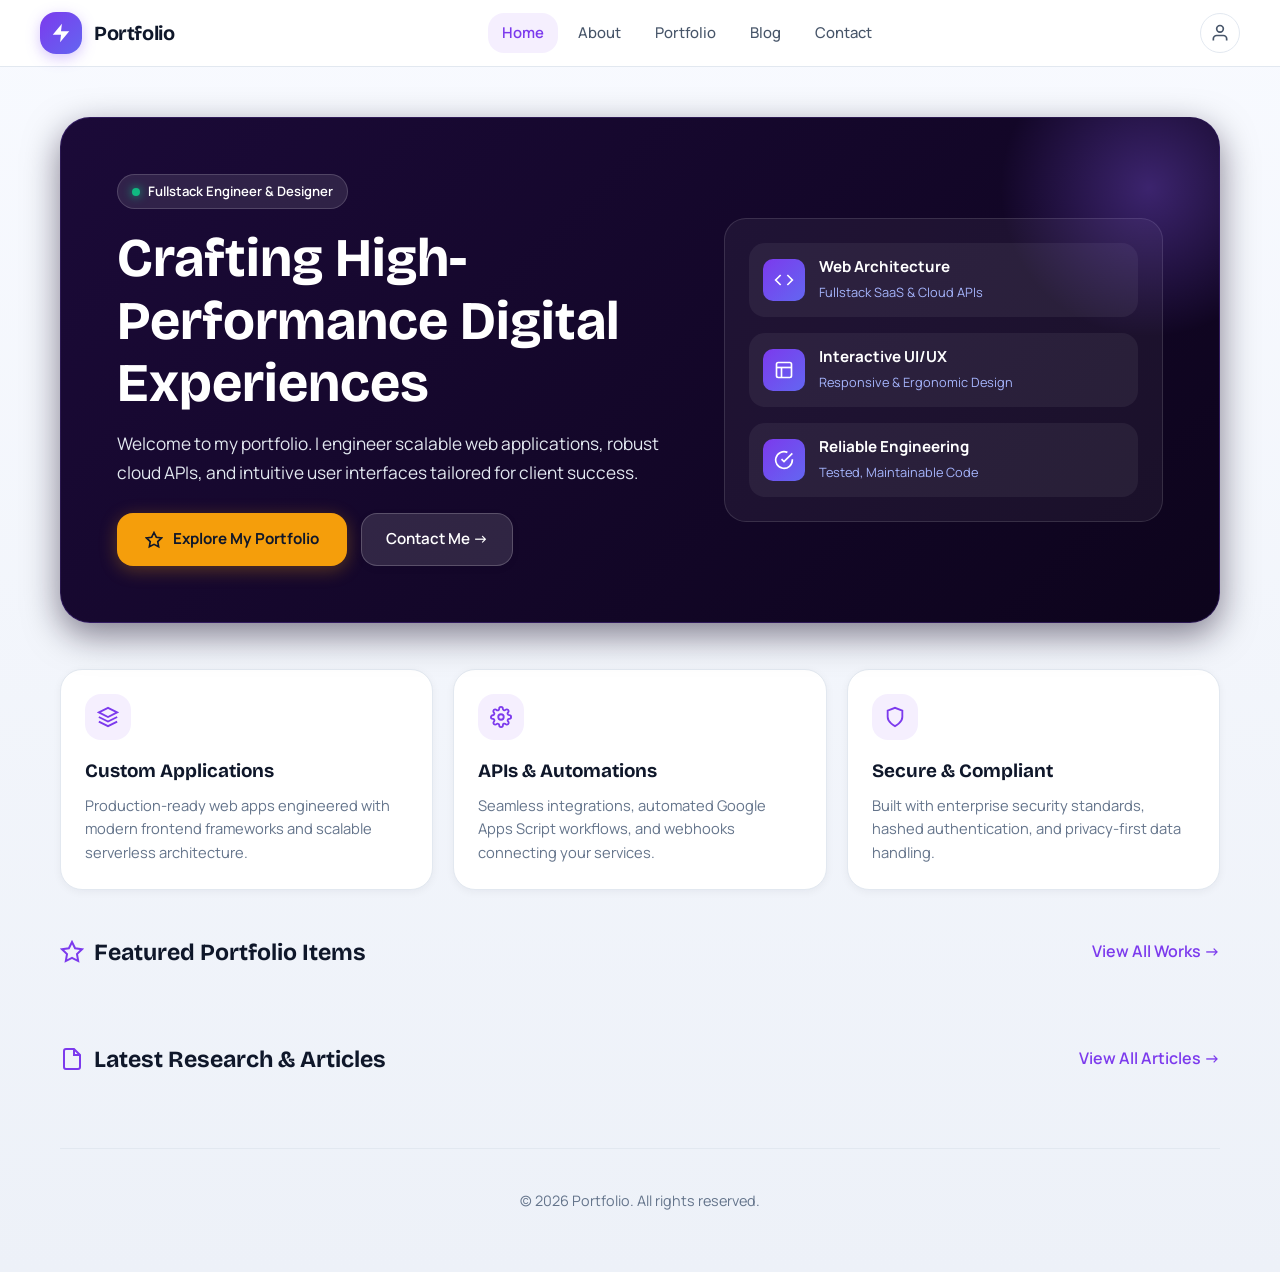
<file: index.html>
<!DOCTYPE html>
<html lang="en">
<head>
<meta charset="utf-8">
<meta name="viewport" content="width=device-width, initial-scale=1">
<title>Portfolio & Engineering Showcase</title>
<meta name="description" content="Personal portfolio and software showcase. Explore client projects, web applications, and developer tools.">
<link rel="preconnect" href="https://fonts.googleapis.com">
<link rel="preconnect" href="https://fonts.gstatic.com" crossorigin>
<link href="https://fonts.googleapis.com/css2?family=Bricolage+Grotesque:opsz,wght@12..96,600;12..96,700&family=Manrope:wght@400;500;600;700&display=swap" rel="stylesheet">
<link rel="stylesheet" href="/style.css">
<style>
/* Refined Clean Portfolio Hero & Sections */
.home-hero-wrap {
  padding: 30px 0 10px;
}

.home-intro-card {
  background: var(--bg-night-gradient);
  border-radius: var(--radius-xl);
  padding: clamp(32px, 5vw, 56px);
  color: #ffffff;
  position: relative;
  overflow: hidden;
  box-shadow: var(--shadow-night);
  border: 1px solid var(--border-night);
  display: grid;
  grid-template-columns: 1.3fr 1fr;
  gap: 36px;
  align-items: center;
}

.home-intro-card::after {
  content: "";
  position: absolute;
  top: -80px;
  right: -80px;
  width: 300px;
  height: 300px;
  border-radius: 50%;
  background: radial-gradient(circle, var(--purple-glow) 0%, transparent 70%);
  pointer-events: none;
}

.home-hero-badge {
  display: inline-flex;
  align-items: center;
  gap: 8px;
  background: rgba(255, 255, 255, 0.1);
  border: 1px solid rgba(255, 255, 255, 0.16);
  padding: 6px 14px;
  border-radius: var(--radius-full);
  font-size: 0.82rem;
  font-weight: 600;
  color: #ffffff;
  margin-bottom: 18px;
}

.home-hero-badge .dot {
  width: 8px;
  height: 8px;
  border-radius: 50%;
  background: var(--accent-emerald);
  box-shadow: 0 0 10px var(--accent-emerald);
}

.home-hero-title {
  font-family: var(--font-display);
  font-size: clamp(2.3rem, 5vw, 3.4rem);
  font-weight: 700;
  line-height: 1.15;
  color: #ffffff;
  margin-bottom: 14px;
}

.home-hero-text {
  color: var(--text-light-secondary);
  font-size: 1.08rem;
  line-height: 1.7;
  margin-bottom: 26px;
}

.home-hero-actions {
  display: flex;
  gap: 14px;
  flex-wrap: wrap;
}

/* Right Side Quick Summary Card */
.home-side-stat-box {
  background: rgba(255, 255, 255, 0.05);
  border: 1px solid rgba(255, 255, 255, 0.12);
  border-radius: var(--radius-lg);
  padding: 24px;
  display: flex;
  flex-direction: column;
  gap: 16px;
}

.home-stat-pill {
  display: flex;
  align-items: center;
  gap: 14px;
  padding: 12px 14px;
  border-radius: var(--radius-md);
  background: rgba(255, 255, 255, 0.06);
}

.home-stat-icon {
  width: 42px;
  height: 42px;
  border-radius: var(--radius-sm);
  background: var(--purple-button);
  display: flex;
  align-items: center;
  justify-content: center;
  color: #ffffff;
  flex-shrink: 0;
}

.home-stat-icon svg {
  width: 20px;
  height: 20px;
}

.home-stat-text strong {
  display: block;
  font-size: 0.95rem;
  color: #ffffff;
}

.home-stat-text small {
  color: var(--text-light-muted);
  font-size: 0.8rem;
}

/* Feature Highlights Grid */
.features-three-grid {
  display: grid;
  grid-template-columns: repeat(3, 1fr);
  gap: 20px;
  margin: 36px 0 44px;
}

.feature-box {
  background: #ffffff;
  border: 1px solid var(--border-light);
  border-radius: var(--radius-lg);
  padding: 24px;
  box-shadow: var(--shadow-sm);
  transition: transform 0.2s ease, box-shadow 0.2s ease;
}

.feature-box:hover {
  transform: translateY(-4px);
  box-shadow: var(--shadow-md);
  border-color: var(--purple-electric);
}

.feature-box-icon {
  width: 46px;
  height: 46px;
  border-radius: var(--radius-md);
  background: var(--purple-subtle);
  color: var(--purple-primary);
  display: flex;
  align-items: center;
  justify-content: center;
  margin-bottom: 16px;
}

.feature-box-icon svg {
  width: 22px;
  height: 22px;
}

.feature-box h3 {
  font-family: var(--font-display);
  font-size: 1.18rem;
  color: var(--text-dark);
  margin-bottom: 8px;
}

.feature-box p {
  color: var(--text-muted);
  font-size: 0.92rem;
  line-height: 1.6;
  margin: 0;
}

@media (max-width: 900px) {
  .home-intro-card {
    grid-template-columns: 1fr;
    gap: 24px;
  }
  .features-three-grid {
    grid-template-columns: 1fr;
    gap: 14px;
  }
}
</style>
</head>
<body data-page="home">

<!-- 1. CLEAN MODERN HEADER -->
<header class="site-header">
  <div class="header-inner">
    <div style="display:flex;align-items:center;gap:14px">
      <!-- Hamburger Toggle for Flyout Drawer -->
      <button class="hamburger-btn" id="openDrawerBtn" type="button" aria-label="Open Navigation Menu">
        <svg viewBox="0 0 24 24" fill="none" stroke="currentColor" stroke-width="2.2"><line x1="3" y1="12" x2="21" y2="12"></line><line x1="3" y1="6" x2="21" y2="6"></line><line x1="3" y1="18" x2="21" y2="18"></line></svg>
      </button>

      <!-- Brand Logo -->
      <a href="/" class="brand-group">
        <div class="brand-icon-box">
          <svg viewBox="0 0 24 24" fill="currentColor"><path d="M13 2L3 14h9l-1 8 10-12h-9l1-8z"></path></svg>
        </div>
        <span class="brand-title" data-s="companyName">Portfolio</span>
      </a>
    </div>

    <!-- Desktop Navigation Bar (Visible on Laptops & Desktops) -->
    <nav class="desktop-nav" aria-label="Main">
      <a href="/" aria-current="page">Home</a>
      <a href="/about">About</a>
      <a href="/projects">Portfolio</a>
      <a href="/blog">Blog</a>
      <a href="/contact">Contact</a>
    </nav>

    <!-- Header Actions (Account / Portal Link) -->
    <div class="header-actions">
      <a href="/auth" id="userHeaderLink" class="header-icon-btn user-header-link" title="Sign In / Register">
        <svg width="20" height="20" viewBox="0 0 24 24" fill="none" stroke="currentColor" stroke-width="2"><path d="M20 21v-2a4 4 0 0 0-4-4H8a4 4 0 0 0-4 4v2"></path><circle cx="12" cy="7" r="4"></circle></svg>
      </a>
    </div>
  </div>
</header>

<div class="wrap">
  <main>
    <!-- 2. REFINED HOMEPAGE HERO CARD -->
    <section class="home-hero-wrap">
      <div class="home-intro-card">
        <div>
          <div class="home-hero-badge">
            <span class="dot"></span>
            <span>Fullstack Engineer & Designer</span>
          </div>

          <h1 class="home-hero-title" data-s="heroTitle">Crafting High-Performance Digital Experiences</h1>
          <p class="home-hero-text" data-s="heroText">
            Welcome to my portfolio. I engineer scalable web applications, robust cloud APIs, and intuitive user interfaces tailored for client success.
          </p>

          <div class="home-hero-actions">
            <a class="btn-amber" href="/projects">
              <svg width="18" height="18" viewBox="0 0 24 24" fill="none" stroke="currentColor" stroke-width="2.2"><polygon points="12 2 15.09 8.26 22 9.27 17 14.14 18.18 21.02 12 17.77 5.82 21.02 7 14.14 2 9.27 8.91 8.26 12 2"></polygon></svg>
              <span>Explore My Portfolio</span>
            </a>
            <a class="btn ghost" href="/contact" style="background:rgba(255,255,255,0.12);color:#ffffff;border:1px solid rgba(255,255,255,0.2)">
              <span>Contact Me &rarr;</span>
            </a>
          </div>
        </div>

        <!-- Right Quick Info Card -->
        <div class="home-side-stat-box">
          <div class="home-stat-pill">
            <div class="home-stat-icon">
              <svg viewBox="0 0 24 24" fill="none" stroke="currentColor" stroke-width="2"><polyline points="16 18 22 12 16 6"></polyline><polyline points="8 6 2 12 8 18"></polyline></svg>
            </div>
            <div class="home-stat-text">
              <strong>Web Architecture</strong>
              <small>Fullstack SaaS & Cloud APIs</small>
            </div>
          </div>

          <div class="home-stat-pill">
            <div class="home-stat-icon">
              <svg viewBox="0 0 24 24" fill="none" stroke="currentColor" stroke-width="2"><rect x="3" y="3" width="18" height="18" rx="2" ry="2"></rect><line x1="3" y1="9" x2="21" y2="9"></line><line x1="9" y1="21" x2="9" y2="9"></line></svg>
            </div>
            <div class="home-stat-text">
              <strong>Interactive UI/UX</strong>
              <small>Responsive & Ergonomic Design</small>
            </div>
          </div>

          <div class="home-stat-pill">
            <div class="home-stat-icon">
              <svg viewBox="0 0 24 24" fill="none" stroke="currentColor" stroke-width="2"><path d="M22 11.08V12a10 10 0 1 1-5.93-9.14"></path><polyline points="22 4 12 14.01 9 11.01"></polyline></svg>
            </div>
            <div class="home-stat-text">
              <strong>Reliable Engineering</strong>
              <small>Tested, Maintainable Code</small>
            </div>
          </div>
        </div>
      </div>
    </section>

    <!-- 3. THREE CORE PILLARS (Clean Homepage Structure) -->
    <div class="features-three-grid">
      <div class="feature-box">
        <div class="feature-box-icon">
          <svg viewBox="0 0 24 24" fill="none" stroke="currentColor" stroke-width="2"><polygon points="12 2 2 7 12 12 22 7 12 2"></polygon><polyline points="2 17 12 22 22 17"></polyline><polyline points="2 12 12 17 22 12"></polyline></svg>
        </div>
        <h3>Custom Applications</h3>
        <p>Production-ready web apps engineered with modern frontend frameworks and scalable serverless architecture.</p>
      </div>

      <div class="feature-box">
        <div class="feature-box-icon">
          <svg viewBox="0 0 24 24" fill="none" stroke="currentColor" stroke-width="2"><circle cx="12" cy="12" r="3"></circle><path d="M19.4 15a1.65 1.65 0 0 0 .33 1.82l.06.06a2 2 0 0 1 0 2.83 2 2 0 0 1-2.83 0l-.06-.06a1.65 1.65 0 0 0-1.82-.33 1.65 1.65 0 0 0-1 1.51V21a2 2 0 0 1-2 2 2 2 0 0 1-2-2v-.09A1.65 1.65 0 0 0 9 19.4a1.65 1.65 0 0 0-1.82.33l-.06.06a2 2 0 0 1-2.83 0 2 2 0 0 1 0-2.83l.06-.06a1.65 1.65 0 0 0 .33-1.82 1.65 1.65 0 0 0-1.51-1H3a2 2 0 0 1-2-2 2 2 0 0 1 2-2h.09A1.65 1.65 0 0 0 4.6 9a1.65 1.65 0 0 0-.33-1.82l-.06-.06a2 2 0 0 1 0-2.83 2 2 0 0 1 2.83 0l.06.06a1.65 1.65 0 0 0 1.82.33H9a1.65 1.65 0 0 0 1-1.51V3a2 2 0 0 1 2-2 2 2 0 0 1 2 2v.09a1.65 1.65 0 0 0 1 1.51 1.65 1.65 0 0 0 1.82-.33l.06-.06a2 2 0 0 1 2.83 0 2 2 0 0 1 0 2.83l-.06.06a1.65 1.65 0 0 0-.33 1.82V9a1.65 1.65 0 0 0 1.51 1H21a2 2 0 0 1 2 2 2 2 0 0 1-2 2h-.09a1.65 1.65 0 0 0-1.51 1z"></path></svg>
        </div>
        <h3>APIs & Automations</h3>
        <p>Seamless integrations, automated Google Apps Script workflows, and webhooks connecting your services.</p>
      </div>

      <div class="feature-box">
        <div class="feature-box-icon">
          <svg viewBox="0 0 24 24" fill="none" stroke="currentColor" stroke-width="2"><path d="M12 22s8-4 8-10V5l-8-3-8 3v7c0 6 8 10 8 10z"></path></svg>
        </div>
        <h3>Secure & Compliant</h3>
        <p>Built with enterprise security standards, hashed authentication, and privacy-first data handling.</p>
      </div>
    </div>

    <!-- 4. FEATURED PORTFOLIO HIGHLIGHTS -->
    <div class="section-heading-row">
      <div class="section-title-wrap">
        <svg class="section-icon" viewBox="0 0 24 24" fill="none" stroke="currentColor" stroke-width="2"><polygon points="12 2 15.09 8.26 22 9.27 17 14.14 18.18 21.02 12 17.77 5.82 21.02 7 14.14 2 9.27 8.91 8.26 12 2"></polygon></svg>
        <h2>Featured Portfolio Items</h2>
      </div>
      <a href="/projects" style="color:var(--purple-primary);font-weight:600;text-decoration:none">View All Works &rarr;</a>
    </div>
    <section id="projects" class="grid" data-featured="1" data-limit="3"></section>

    <!-- 5. LATEST ARTICLES -->
    <div class="section-heading-row" style="margin-top:50px">
      <div class="section-title-wrap">
        <svg class="section-icon" viewBox="0 0 24 24" fill="none" stroke="currentColor" stroke-width="2"><path d="M14 2H6a2 2 0 0 0-2 2v16a2 2 0 0 0 2 2h12a2 2 0 0 0 2-2V8z"></path><polyline points="14 2 14 8 20 8"></polyline></svg>
        <h2>Latest Research & Articles</h2>
      </div>
      <a href="/blog" style="color:var(--purple-primary);font-weight:600;text-decoration:none">View All Articles &rarr;</a>
    </div>
    <section id="blogPosts" class="grid" data-featured="1" data-limit="3"></section>
  </main>

  <footer class="footer">
    <div id="social" class="social"></div>
    <p>&copy; 2026 <span data-s="companyName">Portfolio</span>. All rights reserved.</p>
  </footer>
</div>

<!-- 6. SIDE FLYOUT DRAWER -->
<div class="drawer-backdrop" id="drawerBackdrop"></div>
<aside class="side-drawer" id="sideDrawer">
  <div class="drawer-header">
    <div class="brand-group">
      <div class="brand-icon-box" style="width:36px;height:36px">
        <svg viewBox="0 0 24 24" fill="currentColor" width="18" height="18"><path d="M13 2L3 14h9l-1 8 10-12h-9l1-8z"></path></svg>
      </div>
      <span class="brand-title" style="color:#ffffff;font-size:1.15rem" data-s="companyName">Portfolio</span>
    </div>
    <button class="drawer-close-btn" id="closeDrawerBtn" type="button" aria-label="Close Menu">
      <svg width="24" height="24" viewBox="0 0 24 24" fill="none" stroke="currentColor" stroke-width="2"><line x1="18" y1="6" x2="6" y2="18"></line><line x1="6" y1="6" x2="18" y2="18"></line></svg>
    </button>
  </div>

  <span class="drawer-section-label">PORTFOLIO & WORK</span>
  <nav class="drawer-nav">
    <a href="/" class="drawer-link active" aria-current="page">
      <svg viewBox="0 0 24 24" fill="none" stroke="currentColor" stroke-width="2"><rect x="3" y="3" width="7" height="7"></rect><rect x="14" y="3" width="7" height="7"></rect><rect x="14" y="14" width="7" height="7"></rect><rect x="3" y="14" width="7" height="7"></rect></svg>
      <span>Home</span>
    </a>
    <a href="/projects" class="drawer-link">
      <svg viewBox="0 0 24 24" fill="none" stroke="currentColor" stroke-width="2"><polygon points="12 2 2 7 12 12 22 7 12 2"></polygon><polyline points="2 17 12 22 22 17"></polyline><polyline points="2 12 12 17 22 12"></polyline></svg>
      <span>Portfolio Showcase</span>
    </a>
    <a href="/about" class="drawer-link">
      <svg viewBox="0 0 24 24" fill="none" stroke="currentColor" stroke-width="2"><path d="M20 21v-2a4 4 0 0 0-4-4H8a4 4 0 0 0-4 4v2"></path><circle cx="12" cy="7" r="4"></circle></svg>
      <span>About Me</span>
    </a>
    <a href="/blog" class="drawer-link">
      <svg viewBox="0 0 24 24" fill="none" stroke="currentColor" stroke-width="2"><path d="M14 2H6a2 2 0 0 0-2 2v16a2 2 0 0 0 2 2h12a2 2 0 0 0 2-2V8z"></path><polyline points="14 2 14 8 20 8"></polyline></svg>
      <span>Articles & Guides</span>
    </a>
    <a href="/contact" class="drawer-link amber-highlight">
      <svg viewBox="0 0 24 24" fill="none" stroke="currentColor" stroke-width="2"><path d="M21 15a2 2 0 0 1-2 2H7l-4 4V5a2 2 0 0 1 2-2h14a2 2 0 0 1 2 2z"></path></svg>
      <span>Get in Touch</span>
    </a>
  </nav>

  <span class="drawer-section-label">MANAGEMENT & PORTAL</span>
  <nav class="drawer-nav">
    <a href="/admin" class="drawer-link">
      <svg viewBox="0 0 24 24" fill="none" stroke="currentColor" stroke-width="2"><line x1="18" y1="20" x2="18" y2="10"></line><line x1="12" y1="20" x2="12" y2="4"></line><line x1="6" y1="20" x2="6" y2="14"></line></svg>
      <span>Admin Control Panel</span>
    </a>
    <a href="/auth" class="drawer-link" id="drawerAuthLink">
      <svg viewBox="0 0 24 24" fill="none" stroke="currentColor" stroke-width="2"><path d="M17 21v-2a4 4 0 0 0-4-4H5a4 4 0 0 0-4 4v2"></path><circle cx="9" cy="7" r="4"></circle></svg>
      <span>Member Portal / Sign In</span>
    </a>
  </nav>

  <div class="drawer-footer">
    <div id="drawerUserDisplay" class="drawer-user-card" style="display:none">
      <div class="drawer-user-info">
        <div class="brand-icon-box" style="width:34px;height:34px;border-radius:50%">
          <svg viewBox="0 0 24 24" fill="currentColor" width="16" height="16"><path d="M20 21v-2a4 4 0 0 0-4-4H8a4 4 0 0 0-4 4v2"></path><circle cx="12" cy="7" r="4"></circle></svg>
        </div>
        <div>
          <strong id="drawerUserName">User</strong>
          <small id="drawerUserEmail">user@example.com</small>
        </div>
      </div>
    </div>

    <button id="drawerSignOutBtn" class="btn-drawer-signout" type="button" style="display:none">
      <svg width="18" height="18" viewBox="0 0 24 24" fill="none" stroke="currentColor" stroke-width="2"><path d="M9 21H5a2 2 0 0 1-2-2V5a2 2 0 0 1 2-2h4"></path><polyline points="16 17 21 12 16 7"></polyline><line x1="21" y1="12" x2="9" y2="12"></line></svg>
      <span>Sign Out</span>
    </button>

    <a href="/auth" id="drawerSignInLink" class="btn" style="width:100%;text-align:center">
      <span>Sign In / Register</span>
    </a>
  </div>
</aside>

<script src="/site.js"></script>
<script>
// Flyout Drawer Logic
var openBtn = document.getElementById('openDrawerBtn');
var closeBtn = document.getElementById('closeDrawerBtn');
var drawer = document.getElementById('sideDrawer');
var backdrop = document.getElementById('drawerBackdrop');

function openDrawer() { drawer.classList.add('open'); backdrop.classList.add('open'); document.body.style.overflow = 'hidden'; }
function closeDrawer() { drawer.classList.remove('open'); backdrop.classList.remove('open'); document.body.style.overflow = ''; }

if (openBtn) openBtn.onclick = openDrawer;
if (closeBtn) closeBtn.onclick = closeDrawer;
if (backdrop) backdrop.onclick = closeDrawer;

// User state check
var currentUser = getActiveUser();
if (currentUser) {
  var display = document.getElementById('drawerUserDisplay');
  var signOut = document.getElementById('drawerSignOutBtn');
  var signIn = document.getElementById('drawerSignInLink');
  if (display) display.style.display = 'flex';
  if (signOut) signOut.style.display = 'flex';
  if (signIn) signIn.style.display = 'none';
  document.getElementById('drawerUserName').textContent = currentUser.name;
  document.getElementById('drawerUserEmail').textContent = currentUser.email;

  signOut.onclick = function() {
    clearActiveUser();
    window.location.reload();
  };
}
</script>
</body>
</html>
</file>
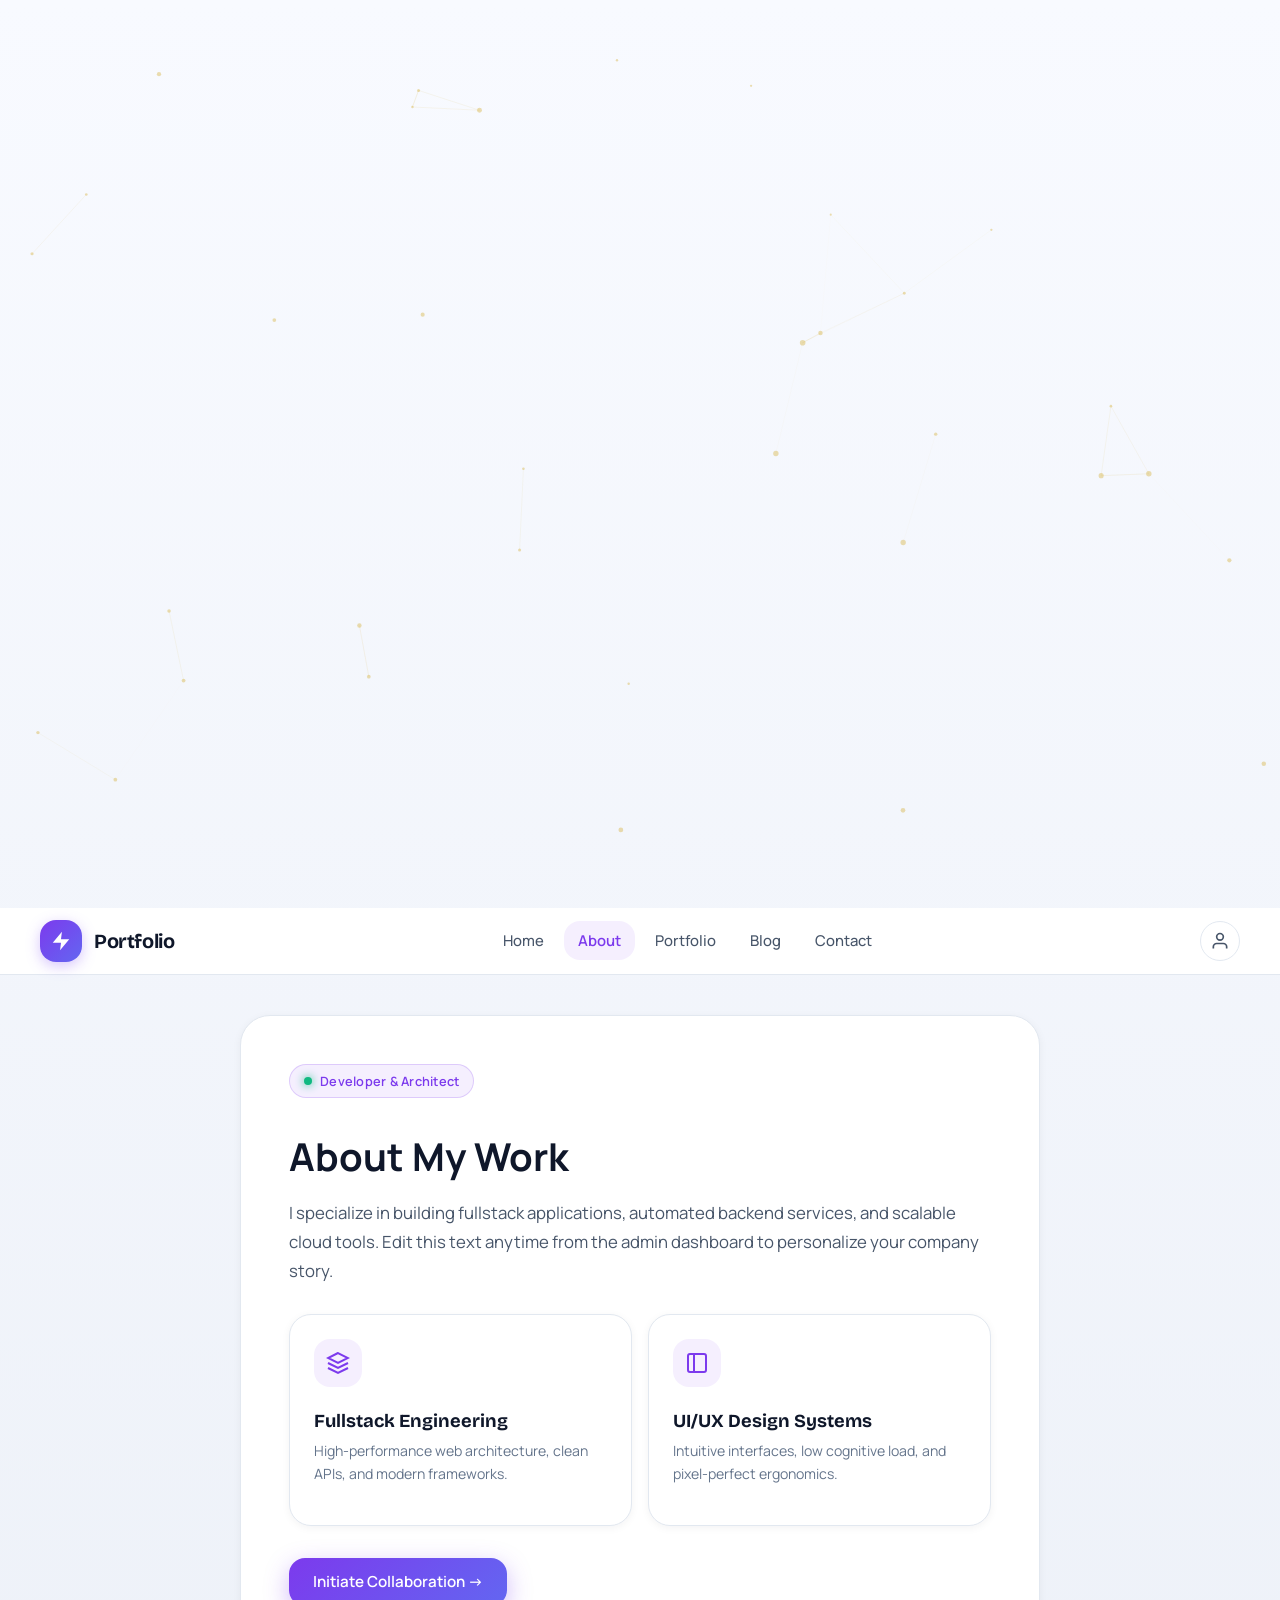
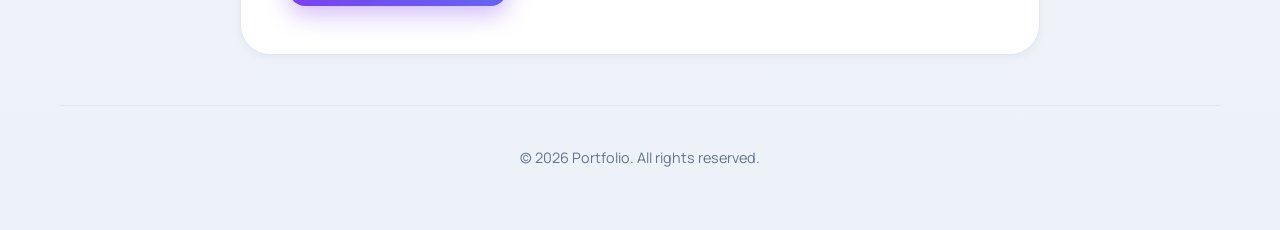
<file: about.html>
<!DOCTYPE html>
<html lang="en">
<head>
<meta charset="utf-8">
<meta name="viewport" content="width=device-width, initial-scale=1">
<title>About Me | Portfolio</title>
<link rel="preconnect" href="https://fonts.googleapis.com">
<link rel="preconnect" href="https://fonts.gstatic.com" crossorigin>
<link href="https://fonts.googleapis.com/css2?family=Bricolage+Grotesque:opsz,wght@12..96,500;12..96,600;12..96,700&family=Manrope:wght@400;500;600;700&display=swap" rel="stylesheet">
<link rel="stylesheet" href="/style.css">
</head>
<body data-page="about">

<canvas id="bgCanvas"></canvas>
<div class="bg-aurora" aria-hidden="true"><i></i><i></i><i></i></div>
<div class="bg-grid" aria-hidden="true"></div>

<!-- Top Modern Header -->
<header class="site-header">
  <div class="header-inner">
    <div style="display:flex;align-items:center;gap:14px">
      <button class="hamburger-btn" id="openDrawerBtn" type="button" aria-label="Open Navigation Menu">
        <svg viewBox="0 0 24 24" fill="none" stroke="currentColor" stroke-width="2.2"><line x1="3" y1="12" x2="21" y2="12"></line><line x1="3" y1="6" x2="21" y2="6"></line><line x1="3" y1="18" x2="21" y2="18"></line></svg>
      </button>
      <a href="/" class="brand-group">
        <div class="brand-icon-box">
          <svg viewBox="0 0 24 24" fill="currentColor"><path d="M13 2L3 14h9l-1 8 10-12h-9l1-8z"></path></svg>
        </div>
        <span class="brand-title" data-s="companyName">Portfolio</span>
      </a>
    </div>

    <!-- Desktop Navigation Bar (Visible on Laptops & Desktops) -->
    <nav class="desktop-nav" aria-label="Main">
      <a href="/">Home</a>
      <a href="/about" aria-current="page">About</a>
      <a href="/projects">Portfolio</a>
      <a href="/blog">Blog</a>
      <a href="/contact">Contact</a>
    </nav>

    <div class="header-actions">
      <a href="/auth" id="userHeaderLink" class="header-icon-btn user-header-link" title="Sign In / Register">
        <svg width="20" height="20" viewBox="0 0 24 24" fill="none" stroke="currentColor" stroke-width="2"><path d="M20 21v-2a4 4 0 0 0-4-4H8a4 4 0 0 0-4 4v2"></path><circle cx="12" cy="7" r="4"></circle></svg>
      </a>
    </div>
  </div>
</header>

<div class="wrap">
  <main style="max-width:800px;margin:20px auto 0">
    <section class="panel">
      <span class="status-chip" style="background:var(--purple-subtle);color:var(--purple-primary);border-color:rgba(124,58,237,0.2)">
        <span class="status-chip-dot"></span>
        <span>Developer & Architect</span>
      </span>
      <h1 style="font-size:2.4rem;margin:12px 0 10px" data-s="aboutTitle">About My Work</h1>
      <p style="color:var(--text-dark-secondary);font-size:1.05rem;line-height:1.75;margin-bottom:28px" data-s="aboutText">
        I specialize in building fullstack applications, automated backend services, and scalable cloud tools. Edit this text anytime from the admin dashboard to personalize your company story.
      </p>

      <div class="two" style="margin-top:20px">
        <div class="cat-card-white">
          <div class="cat-icon-circle-white">
            <svg width="24" height="24" viewBox="0 0 24 24" fill="none" stroke="currentColor" stroke-width="2"><polygon points="12 2 2 7 12 12 22 7 12 2"></polygon><polyline points="2 17 12 22 22 17"></polyline><polyline points="2 12 12 17 22 12"></polyline></svg>
          </div>
          <strong>Fullstack Engineering</strong>
          <span>High-performance web architecture, clean APIs, and modern frameworks.</span>
        </div>
        <div class="cat-card-white">
          <div class="cat-icon-circle-white">
            <svg width="24" height="24" viewBox="0 0 24 24" fill="none" stroke="currentColor" stroke-width="2"><rect x="3" y="3" width="18" height="18" rx="2" ry="2"></rect><line x1="9" y1="3" x2="9" y2="21"></line></svg>
          </div>
          <strong>UI/UX Design Systems</strong>
          <span>Intuitive interfaces, low cognitive load, and pixel-perfect ergonomics.</span>
        </div>
      </div>

      <div style="margin-top:32px">
        <a class="btn" href="/contact">Initiate Collaboration &rarr;</a>
      </div>
    </section>
  </main>

  <footer class="footer">
    <div id="social" class="social"></div>
    <p>&copy; 2026 <span data-s="companyName">Portfolio</span>. All rights reserved.</p>
  </footer>
</div>

<!-- Reusable Flyout Side Drawer -->
<div class="drawer-backdrop" id="drawerBackdrop"></div>
<aside class="side-drawer" id="sideDrawer">
  <div class="drawer-header">
    <div class="brand-group">
      <div class="brand-icon-box" style="width:36px;height:36px">
        <svg viewBox="0 0 24 24" fill="currentColor" width="18" height="18"><path d="M13 2L3 14h9l-1 8 10-12h-9l1-8z"></path></svg>
      </div>
      <span class="brand-title" style="color:#ffffff;font-size:1.15rem" data-s="companyName">Portfolio</span>
    </div>
    <button class="drawer-close-btn" id="closeDrawerBtn" type="button" aria-label="Close Menu">
      <svg width="24" height="24" viewBox="0 0 24 24" fill="none" stroke="currentColor" stroke-width="2"><line x1="18" y1="6" x2="6" y2="18"></line><line x1="6" y1="6" x2="18" y2="18"></line></svg>
    </button>
  </div>

  <span class="drawer-section-label">EXPLORE & PORTFOLIO</span>
  <nav class="drawer-nav">
    <a href="/" class="drawer-link">
      <svg viewBox="0 0 24 24" fill="none" stroke="currentColor" stroke-width="2"><rect x="3" y="3" width="7" height="7"></rect><rect x="14" y="3" width="7" height="7"></rect><rect x="14" y="14" width="7" height="7"></rect><rect x="3" y="14" width="7" height="7"></rect></svg>
      <span>Home</span>
    </a>
    <a href="/projects" class="drawer-link">
      <svg viewBox="0 0 24 24" fill="none" stroke="currentColor" stroke-width="2"><polygon points="12 2 2 7 12 12 22 7 12 2"></polygon><polyline points="2 17 12 22 22 17"></polyline><polyline points="2 12 12 17 22 12"></polyline></svg>
      <span>Featured Projects</span>
    </a>
    <a href="/about" class="drawer-link active" aria-current="page">
      <svg viewBox="0 0 24 24" fill="none" stroke="currentColor" stroke-width="2"><path d="M20 21v-2a4 4 0 0 0-4-4H8a4 4 0 0 0-4 4v2"></path><circle cx="12" cy="7" r="4"></circle></svg>
      <span>About Me</span>
    </a>
    <a href="/blog" class="drawer-link">
      <svg viewBox="0 0 24 24" fill="none" stroke="currentColor" stroke-width="2"><path d="M14 2H6a2 2 0 0 0-2 2v16a2 2 0 0 0 2 2h12a2 2 0 0 0 2-2V8z"></path><polyline points="14 2 14 8 20 8"></polyline></svg>
      <span>Articles & Guides</span>
    </a>
    <a href="/contact" class="drawer-link amber-highlight">
      <svg viewBox="0 0 24 24" fill="none" stroke="currentColor" stroke-width="2"><path d="M21 15a2 2 0 0 1-2 2H7l-4 4V5a2 2 0 0 1 2-2h14a2 2 0 0 1 2 2z"></path></svg>
      <span>Get in Touch</span>
    </a>
  </nav>

  <span class="drawer-section-label">MANAGEMENT & PORTAL</span>
  <nav class="drawer-nav">
    <a href="/admin" class="drawer-link">
      <svg viewBox="0 0 24 24" fill="none" stroke="currentColor" stroke-width="2"><line x1="18" y1="20" x2="18" y2="10"></line><line x1="12" y1="20" x2="12" y2="4"></line><line x1="6" y1="20" x2="6" y2="14"></line></svg>
      <span>Admin Control Panel</span>
    </a>
    <a href="/auth" class="drawer-link" id="drawerAuthLink">
      <svg viewBox="0 0 24 24" fill="none" stroke="currentColor" stroke-width="2"><path d="M17 21v-2a4 4 0 0 0-4-4H5a4 4 0 0 0-4 4v2"></path><circle cx="9" cy="7" r="4"></circle></svg>
      <span>Member Portal / Sign In</span>
    </a>
  </nav>

  <div class="drawer-footer">
    <div id="drawerUserDisplay" class="drawer-user-card" style="display:none">
      <div class="drawer-user-info">
        <div class="brand-icon-box" style="width:34px;height:34px;border-radius:50%">
          <svg viewBox="0 0 24 24" fill="currentColor" width="16" height="16"><path d="M20 21v-2a4 4 0 0 0-4-4H8a4 4 0 0 0-4 4v2"></path><circle cx="12" cy="7" r="4"></circle></svg>
        </div>
        <div>
          <strong id="drawerUserName">User</strong>
          <small id="drawerUserEmail">user@example.com</small>
        </div>
      </div>
    </div>

    <button id="drawerSignOutBtn" class="btn-drawer-signout" type="button" style="display:none">
      <svg width="18" height="18" viewBox="0 0 24 24" fill="none" stroke="currentColor" stroke-width="2"><path d="M9 21H5a2 2 0 0 1-2-2V5a2 2 0 0 1 2-2h4"></path><polyline points="16 17 21 12 16 7"></polyline><line x1="21" y1="12" x2="9" y2="12"></line></svg>
      <span>Sign Out</span>
    </button>

    <a href="/auth" id="drawerSignInLink" class="btn" style="width:100%;text-align:center">
      <span>Sign In / Register</span>
    </a>
  </div>
</aside>

<script src="/site.js"></script>
</body>
</html>
</file>
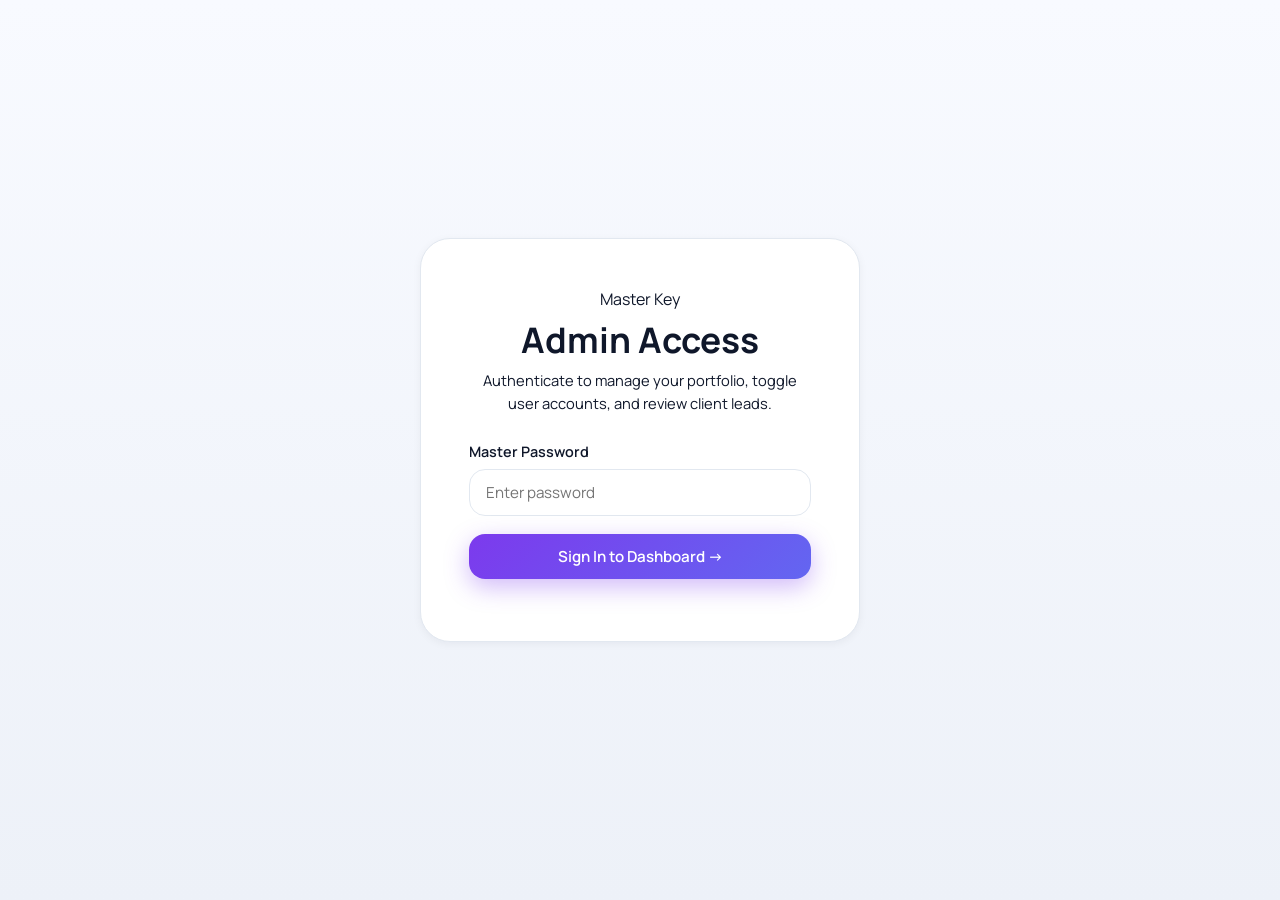
<file: admin.html>
<!DOCTYPE html>
<html lang="en">
<head>
<meta charset="utf-8">
<meta name="viewport" content="width=device-width, initial-scale=1">
<meta name="robots" content="noindex,nofollow">
<title>Admin Dashboard | Portfolio Control Center</title>
<link rel="preconnect" href="https://fonts.googleapis.com">
<link rel="preconnect" href="https://fonts.gstatic.com" crossorigin>
<link href="https://fonts.googleapis.com/css2?family=Bricolage+Grotesque:opsz,wght@12..96,500;12..96,600;12..96,700&family=Manrope:wght@400;500;600;700&display=swap" rel="stylesheet">
<link rel="stylesheet" href="/style.css">
</head>
<body data-page="admin">

<!-- Golden dust ambient background -->
<canvas id="bgCanvas"></canvas>
<div class="bg-aurora" aria-hidden="true"><i></i><i></i><i></i></div>
<div class="bg-grid" aria-hidden="true"></div>

<!-- 1. ADMIN LOGIN VIEW -->
<section id="login" class="glass panel" style="max-width:440px;margin:80px auto 0;position:relative;z-index:2">
  <div style="text-align:center;margin-bottom:24px">
    <span class="badge">Master Key</span>
    <h1 style="font-size:2.2rem">Admin Access</h1>
    <p style="font-size:0.92rem">Authenticate to manage your portfolio, toggle user accounts, and review client leads.</p>
  </div>
  <form id="lf">
    <div class="field">
      <label for="pw">Master Password</label>
      <input id="pw" type="password" autocomplete="current-password" placeholder="Enter password" required>
    </div>
    <button class="btn" style="width:100%" type="submit">Sign In to Dashboard &rarr;</button>
    <div id="lmsg" class="msg" role="status" aria-live="polite"></div>
  </form>
</section>

<!-- 2. FULL NEAT DASHBOARD WITH SIDEBAR MENU -->
<div id="dash" class="dash-shell" hidden>
  
  <!-- Sleek Sidebar Navigation -->
  <aside class="dash-sidebar">
    <a class="brand" href="/">
      <span class="brand-dot"></span>
      Portfolio OS
    </a>

    <nav class="dash-menu" role="tablist">
      <button role="tab" class="active" data-tab="overview">
        <svg class="dash-menu-icon" viewBox="0 0 24 24" fill="none" stroke="currentColor" stroke-width="2"><rect x="3" y="3" width="7" height="7"></rect><rect x="14" y="3" width="7" height="7"></rect><rect x="14" y="14" width="7" height="7"></rect><rect x="3" y="14" width="7" height="7"></rect></svg>
        <span>Overview</span>
      </button>

      <button role="tab" data-tab="projects">
        <svg class="dash-menu-icon" viewBox="0 0 24 24" fill="none" stroke="currentColor" stroke-width="2"><path d="M22 19a2 2 0 0 1-2 2H4a2 2 0 0 1-2-2V5a2 2 0 0 1 2-2h5l2 3h9a2 2 0 0 1 2 2z"></path></svg>
        <span>Portfolio Items</span>
      </button>

      <button role="tab" data-tab="users">
        <svg class="dash-menu-icon" viewBox="0 0 24 24" fill="none" stroke="currentColor" stroke-width="2"><path d="M17 21v-2a4 4 0 0 0-4-4H5a4 4 0 0 0-4 4v2"></path><circle cx="9" cy="7" r="4"></circle><path d="M23 21v-2a4 4 0 0 0-3-3.87"></path><path d="M16 3.13a4 4 0 0 1 0 7.75"></path></svg>
        <span>Users & Access</span>
      </button>

      <button role="tab" data-tab="posts">
        <svg class="dash-menu-icon" viewBox="0 0 24 24" fill="none" stroke="currentColor" stroke-width="2"><path d="M14 2H6a2 2 0 0 0-2 2v16a2 2 0 0 0 2 2h12a2 2 0 0 0 2-2V8z"></path><polyline points="14 2 14 8 20 8"></polyline><line x1="16" y1="13" x2="8" y2="13"></line><line x1="16" y1="17" x2="8" y2="17"></line></svg>
        <span>Blog Articles</span>
      </button>

      <button role="tab" data-tab="pages">
        <svg class="dash-menu-icon" viewBox="0 0 24 24" fill="none" stroke="currentColor" stroke-width="2"><polygon points="12 2 2 7 12 12 22 7 12 2"></polygon><polyline points="2 17 12 22 22 17"></polyline><polyline points="2 12 12 17 22 12"></polyline></svg>
        <span>Custom Pages</span>
      </button>

      <button role="tab" data-tab="messages">
        <svg class="dash-menu-icon" viewBox="0 0 24 24" fill="none" stroke="currentColor" stroke-width="2"><path d="M4 4h16c1.1 0 2 .9 2 2v12c0 1.1-.9 2-2 2H4c-1.1 0-2-.9-2-2V6c0-1.1.9-2 2-2z"></path><polyline points="22,6 12,13 2,6"></polyline></svg>
        <span>Messages</span>
      </button>

      <button role="tab" data-tab="settings">
        <svg class="dash-menu-icon" viewBox="0 0 24 24" fill="none" stroke="currentColor" stroke-width="2"><circle cx="12" cy="12" r="3"></circle><path d="M19.4 15a1.65 1.65 0 0 0 .33 1.82l.06.06a2 2 0 0 1 0 2.83 2 2 0 0 1-2.83 0l-.06-.06a1.65 1.65 0 0 0-1.82-.33 1.65 1.65 0 0 0-1 1.51V21a2 2 0 0 1-2 2 2 2 0 0 1-2-2v-.09A1.65 1.65 0 0 0 9 19.4a1.65 1.65 0 0 0-1.82.33l-.06.06a2 2 0 0 1-2.83 0 2 2 0 0 1 0-2.83l.06-.06a1.65 1.65 0 0 0 .33-1.82 1.65 1.65 0 0 0-1.51-1H3a2 2 0 0 1-2-2 2 2 0 0 1 2-2h.09A1.65 1.65 0 0 0 4.6 9a1.65 1.65 0 0 0-.33-1.82l-.06-.06a2 2 0 0 1 0-2.83 2 2 0 0 1 2.83 0l.06.06a1.65 1.65 0 0 0 1.82.33H9a1.65 1.65 0 0 0 1-1.51V3a2 2 0 0 1 2-2 2 2 0 0 1 2 2v.09a1.65 1.65 0 0 0 1 1.51 1.65 1.65 0 0 0 1.82-.33l.06-.06a2 2 0 0 1 2.83 0 2 2 0 0 1 0 2.83l-.06.06a1.65 1.65 0 0 0-.33 1.82V9a1.65 1.65 0 0 0 1.51 1H21a2 2 0 0 1 2 2 2 2 0 0 1-2 2h-.09a1.65 1.65 0 0 0-1.51 1z"></path></svg>
        <span>Site Settings</span>
      </button>
    </nav>

    <div class="dash-sidebar-footer">
      <a class="btn ghost sm" href="/" target="_blank" style="text-align:center">View Public Site &rarr;</a>
      <button class="btn ghost sm danger" id="out" type="button">Sign Out</button>
    </div>
  </aside>

  <!-- Main Content Space -->
  <main class="dash-main">
    
    <!-- Topbar -->
    <div class="dash-topbar">
      <div>
        <h1 style="font-size:1.6rem;margin-bottom:2px" id="pageHeaderTitle">Dashboard Overview</h1>
        <small style="color:var(--soft)" id="syncStatus">Connected to Google Sheets Database</small>
      </div>
      <div style="display:flex;align-items:center;gap:14px">
        <span class="badge" id="regBadgeStatus">Registration: Active</span>
      </div>
    </div>

    <!-- ==========================================
         TAB: OVERVIEW (Neat Cards Inspired by Reference)
         ========================================== -->
    <div id="tab-overview">
      <div class="neat-card-row">
        <div class="neat-stat-card">
          <div class="neat-stat-circle" id="statProjCount">0</div>
          <div class="neat-stat-info">
            <small>Portfolio Items</small>
            <strong id="statProjCountText">0 Projects</strong>
          </div>
        </div>

        <div class="neat-stat-card">
          <div class="neat-stat-circle" id="statUserCount">0</div>
          <div class="neat-stat-info">
            <small>Registered Users</small>
            <strong id="statUserCountText">0 Members</strong>
          </div>
        </div>

        <div class="neat-stat-card">
          <div class="neat-stat-circle" id="statMsgCount">0</div>
          <div class="neat-stat-info">
            <small>Unread Inquiries</small>
            <strong id="statMsgCountText">0 New</strong>
          </div>
        </div>
      </div>

      <!-- Quick Action Buttons -->
      <div class="section-head" style="margin-top:20px">
        <h2>Quick Shortcuts</h2>
      </div>
      <div class="neat-actions-grid">
        <div class="neat-action-btn" onclick="switchTab('projects')">
          <svg viewBox="0 0 24 24" fill="none" stroke="currentColor" stroke-width="2"><line x1="12" y1="5" x2="12" y2="19"></line><line x1="5" y1="12" x2="19" y2="12"></line></svg>
          <span>Add Project</span>
        </div>
        <div class="neat-action-btn" onclick="switchTab('users')">
          <svg viewBox="0 0 24 24" fill="none" stroke="currentColor" stroke-width="2"><path d="M17 21v-2a4 4 0 0 0-4-4H5a4 4 0 0 0-4 4v2"></path><circle cx="9" cy="7" r="4"></circle></svg>
          <span>Manage Users</span>
        </div>
        <div class="neat-action-btn" onclick="switchTab('posts')">
          <svg viewBox="0 0 24 24" fill="none" stroke="currentColor" stroke-width="2"><path d="M11 4H4a2 2 0 0 0-2 2v14a2 2 0 0 0 2 2h14a2 2 0 0 0 2-2v-7"></path><path d="M18.5 2.5a2.121 2.121 0 0 1 3 3L12 15l-4 1 1-4 9.5-9.5z"></path></svg>
          <span>Write Blog</span>
        </div>
        <div class="neat-action-btn" onclick="switchTab('settings')">
          <svg viewBox="0 0 24 24" fill="none" stroke="currentColor" stroke-width="2"><circle cx="12" cy="12" r="3"></circle></svg>
          <span>Branding & Colors</span>
        </div>
      </div>

      <!-- Quick Registration Switch Panel -->
      <section class="glass panel" style="padding:28px;margin-top:24px">
        <div style="display:flex;justify-content:space-between;align-items:center;flex-wrap:wrap;gap:20px">
          <div>
            <h3 style="margin-bottom:6px">Public User Registration Control</h3>
            <p style="margin:0;font-size:0.95rem">
              Turn ON to allow visitors to create accounts. Turn OFF to completely hide the registration option from visitors.
            </p>
          </div>
          <label class="switch">
            <input type="checkbox" id="quickRegSwitch">
            <span class="slider"></span>
          </label>
        </div>
      </section>
    </div>

    <!-- ==========================================
         TAB: PROJECTS (Portfolio Manager)
         ========================================== -->
    <div id="tab-projects" hidden>
      <div class="glass panel" style="padding:28px">
        <h2 id="pf-title">Add Portfolio Project</h2>
        <form id="pf">
          <input type="hidden" id="p_id">
          <div class="two">
            <div class="field">
              <label for="p_title">Project Title</label>
              <input id="p_title" maxlength="150" placeholder="e.g. Fintech Mobile App & Dashboard" required>
            </div>
            <div class="field">
              <label for="p_category">Category</label>
              <input id="p_category" maxlength="80" placeholder="e.g. Mobile App, SaaS, Branding">
            </div>
          </div>

          <div class="field">
            <label for="p_summary">Project Description</label>
            <textarea id="p_summary" maxlength="1200" placeholder="Describe the solution, technologies, and client results..."></textarea>
          </div>

          <div class="two">
            <div class="field">
              <label for="p_image">Project Image URL</label>
              <input id="p_image" type="url" placeholder="https://images.unsplash.com/... or paste link">
            </div>
            <div class="field">
              <label for="p_link">Live Project Link (URL)</label>
              <input id="p_link" type="url" placeholder="https://yourdemo.com">
            </div>
          </div>

          <div class="three">
            <div class="field">
              <label for="p_tags">Tags (comma separated)</label>
              <input id="p_tags" placeholder="react, figma, nodejs">
            </div>
            <div class="field">
              <label for="p_order">Display Order (1 first)</label>
              <input id="p_order" type="number" min="1" placeholder="1">
            </div>
            <div class="field" style="display:flex;align-items:center;padding-top:24px">
              <label style="display:flex;align-items:center;gap:8px;cursor:pointer">
                <input type="checkbox" id="p_featured"> Feature on Home Page
              </label>
            </div>
          </div>

          <div style="display:flex;gap:12px;margin-top:20px">
            <button class="btn" type="submit">Save Portfolio Item</button>
            <button class="btn ghost" type="button" id="pcancel">Clear Form</button>
          </div>
          <div id="pmsg" class="msg" role="status" aria-live="polite"></div>
        </form>
      </div>

      <div class="glass panel" style="padding:28px;margin-top:24px">
        <h2>Existing Portfolio Items</h2>
        <div id="plist"></div>
      </div>
    </div>

    <!-- ==========================================
         TAB: USERS & REGISTRATION CONTROLS
         ========================================== -->
    <div id="tab-users" hidden>
      <div class="glass panel" style="padding:28px">
        <h2>Registration & Access Settings</h2>
        <div style="display:flex;justify-content:space-between;align-items:center;padding:18px;border-radius:var(--radius-md);background:rgba(212,175,55,0.04);border:1px solid var(--border);margin-top:14px">
          <div>
            <strong>Allow Public User Registration</strong>
            <small style="color:var(--soft);display:block;margin-top:4px">
              When toggled OFF, visitors cannot create new accounts and the "Create Account" tab disappears completely from the site.
            </small>
          </div>
          <label class="switch">
            <input type="checkbox" id="mainRegSwitch">
            <span class="slider"></span>
          </label>
        </div>
      </div>

      <div class="glass panel" style="padding:28px;margin-top:24px">
        <h2>Registered Members</h2>
        <div id="ulist"></div>
      </div>
    </div>

    <!-- ==========================================
         TAB: BLOG POSTS
         ========================================== -->
    <div id="tab-posts" hidden>
      <div class="glass panel" style="padding:28px">
        <h2 id="post-f-title">Write New Blog Article</h2>
        <form id="postf">
          <input type="hidden" id="post_id">
          <div class="two">
            <div class="field">
              <label for="post_title">Article Title</label>
              <input id="post_title" maxlength="200" placeholder="e.g. Building High-Performance Web Architecture" required>
            </div>
            <div class="field">
              <label for="post_slug">Custom Slug / URL Identifier</label>
              <input id="post_slug" maxlength="120" placeholder="e.g. web-performance-guide">
            </div>
          </div>
          <div class="two">
            <div class="field">
              <label for="post_category">Category</label>
              <input id="post_category" maxlength="80" placeholder="e.g. Engineering, Design">
            </div>
            <div class="field">
              <label for="post_tags">Tags (comma separated)</label>
              <input id="post_tags" placeholder="javascript, cloud, ux">
            </div>
          </div>
          <div class="field">
            <label for="post_summary">Article Summary</label>
            <textarea id="post_summary" style="min-height:75px" maxlength="1000" placeholder="Short preview text for cards..."></textarea>
          </div>
          <div class="field">
            <label for="post_image">Banner Image URL</label>
            <input id="post_image" type="url" placeholder="https://...">
          </div>
          <div class="field">
            <label for="post_content">Article Body (Supports Markdown: # Header, **bold**, `code`)</label>
            <textarea id="post_content" style="min-height:260px" placeholder="Write full article content here..."></textarea>
          </div>
          <div class="two">
            <div class="field">
              <label style="display:flex;align-items:center;gap:8px;cursor:pointer">
                <input type="checkbox" id="post_featured"> Feature on Home Page
              </label>
            </div>
            <div class="field">
              <label style="display:flex;align-items:center;gap:8px;cursor:pointer">
                <input type="checkbox" id="post_published" checked> Published (Visible to visitors)
              </label>
            </div>
          </div>
          <div style="display:flex;gap:12px;margin-top:20px">
            <button class="btn" type="submit">Publish Article</button>
            <button class="btn ghost" type="button" id="postcancel">Clear Form</button>
          </div>
          <div id="postmsg" class="msg" role="status" aria-live="polite"></div>
        </form>
      </div>

      <div class="glass panel" style="padding:28px;margin-top:24px">
        <h2>Published Articles</h2>
        <div id="postlist"></div>
      </div>
    </div>

    <!-- ==========================================
         TAB: CUSTOM PAGES
         ========================================== -->
    <div id="tab-pages" hidden>
      <div class="glass panel" style="padding:28px">
        <h2 id="page-f-title">Create Custom Page</h2>
        <form id="pagef">
          <input type="hidden" id="page_id">
          <div class="two">
            <div class="field">
              <label for="page_title">Page Title</label>
              <input id="page_title" maxlength="120" placeholder="e.g. Services, Pricing, Case Studies" required>
            </div>
            <div class="field">
              <label for="page_slug">Page URL Slug</label>
              <input id="page_slug" maxlength="80" placeholder="e.g. services">
            </div>
          </div>
          <div class="field">
            <label for="page_content">Page Content (HTML or Text)</label>
            <textarea id="page_content" style="min-height:220px" placeholder="Write full page content here..."></textarea>
          </div>
          <div class="two">
            <div class="field">
              <label style="display:flex;align-items:center;gap:8px;cursor:pointer">
                <input type="checkbox" id="page_nav" checked> Show in Top Navigation Bar
              </label>
            </div>
            <div class="field">
              <label for="page_order">Navigation Order</label>
              <input id="page_order" type="number" min="1" placeholder="1">
            </div>
          </div>
          <div style="display:flex;gap:12px;margin-top:20px">
            <button class="btn" type="submit">Save Page</button>
            <button class="btn ghost" type="button" id="pagecancel">Clear Form</button>
          </div>
          <div id="pagemsg" class="msg" role="status" aria-live="polite"></div>
        </form>
      </div>

      <div class="glass panel" style="padding:28px;margin-top:24px">
        <h2>Custom Pages</h2>
        <div id="pagelist"></div>
      </div>
    </div>

    <!-- ==========================================
         TAB: MESSAGES
         ========================================== -->
    <div id="tab-messages" hidden>
      <div class="glass panel" style="padding:28px">
        <h2>Client Inquiries & Messages</h2>
        <div id="mlist"></div>
      </div>
    </div>

    <!-- ==========================================
         TAB: SITE SETTINGS
         ========================================== -->
    <div id="tab-settings" hidden>
      <div class="glass panel" style="padding:28px">
        <h2>Branding & Website Settings</h2>
        <form id="sf">
          <div id="sfields"></div>
          <div style="margin-top:24px">
            <button class="btn" type="submit">Update Site Settings</button>
          </div>
          <div id="smsg" class="msg" role="status" aria-live="polite"></div>
        </form>
      </div>
    </div>

  </main>
</div>

<script src="/site.js"></script>
<script>
var $ = function (id) { return document.getElementById(id); };
var T = sessionStorage.getItem('adm_tok'), D = null;
var FIELDS = [
  ['companyName', 'Website Title / Brand Name'],
  ['tagline', 'Tagline / Bio'],
  ['heroTitle', 'Home Headline'],
  ['heroText', 'Home Introduction', 'area'],
  ['aboutTitle', 'About Headline'],
  ['aboutText', 'About Story & Philosophy', 'area'],
  ['email', 'Public Contact Email'],
  ['linkedin', 'LinkedIn Link'],
  ['twitter', 'X / Twitter Link'],
  ['instagram', 'Instagram Link']
];

function msg(id, m, c) { var e = $(id); e.textContent = m; e.className = 'msg ' + (c || ''); }
function logout() { sessionStorage.removeItem('adm_tok'); T = null; $('dash').hidden = true; $('login').hidden = false; }

async function call(b) {
  var r = await api(Object.assign({ action: 'admin', token: T }, b));
  if (r.error === 'auth') { logout(); throw new Error('auth'); }
  return r;
}

async function load() {
  D = await call({ op: 'list' });
  draw();
}

async function start() {
  try {
    await load();
    $('login').hidden = true;
    $('dash').hidden = false;
  } catch (e) {
    logout();
  }
}

// Admin login form
$('lf').onsubmit = async function(e) {
  e.preventDefault();
  msg('lmsg', 'Authenticating…');
  try {
    var r = await api({ action: 'login', password: $('pw').value });
    if (!r.ok) return msg('lmsg', r.error || 'Password incorrect.', 'err');
    T = r.token;
    sessionStorage.setItem('adm_tok', T);
    $('pw').value = '';
    msg('lmsg', '');
    start();
  } catch (err) {
    msg('lmsg', 'Could not reach server. Verify API_URL in site.js.', 'err');
  }
};
$('out').onclick = logout;

// Sidebar navigation switcher
function switchTab(tabName) {
  document.querySelectorAll('.dash-menu button').forEach(function(b) {
    var on = b.dataset.tab === tabName;
    b.classList.toggle('active', on);
    var panel = $('tab-' + b.dataset.tab);
    if (panel) panel.hidden = !on;
  });
  var titles = {
    overview: 'Dashboard Overview',
    projects: 'Portfolio Projects Manager',
    users: 'User Accounts & Registration Controls',
    posts: 'Blog Articles Manager',
    pages: 'Custom Pages Manager',
    messages: 'Client Inquiries',
    settings: 'Site Branding & Settings'
  };
  $('pageHeaderTitle').textContent = titles[tabName] || 'Dashboard';
}

document.querySelectorAll('.dash-menu button').forEach(function(b) {
  b.onclick = function() { switchTab(b.dataset.tab); };
});

// Toggle registration handler
async function handleRegToggle(enable) {
  try {
    var r = await call({ op: 'toggleRegistration', allow: enable ? 'yes' : 'no' });
    if (r.ok) {
      D = r;
      draw();
      sessionStorage.removeItem('pub_cache_v3');
    }
  } catch (e) {}
}

$('quickRegSwitch').onchange = function() { handleRegToggle($('quickRegSwitch').checked); };
$('mainRegSwitch').onchange = function() { handleRegToggle($('mainRegSwitch').checked); };

function draw() {
  var pCount = (D.projects || []).length;
  var uCount = (D.users || []).length;
  var unread = (D.messages || []).filter(function(m) { return m.status !== 'read'; }).length;
  var regAllowed = (D.settings && D.settings.allowUserRegistration === 'yes');

  // Stats
  $('statProjCount').textContent = pCount;
  $('statProjCountText').textContent = pCount + ' Projects';
  $('statUserCount').textContent = uCount;
  $('statUserCountText').textContent = uCount + ' Members';
  $('statMsgCount').textContent = unread;
  $('statMsgCountText').textContent = unread + ' Unread';

  // Reg switch sync
  $('quickRegSwitch').checked = regAllowed;
  $('mainRegSwitch').checked = regAllowed;
  $('regBadgeStatus').textContent = regAllowed ? 'Registration: ON' : 'Registration: OFF';
  $('regBadgeStatus').style.color = regAllowed ? 'var(--gold)' : '#fca5a5';

  // Projects list
  $('plist').innerHTML = pCount ? D.projects.map(function(p) {
    return '<div class="admin-table-row"><div><strong>' + esc(p.title) + '</strong><small>' + esc(p.category || 'General') + (p.featured === 'yes' ? ' · <span style="color:var(--gold)">Featured on Home</span>' : '') + '</small></div>' +
      '<div class="acts"><button class="btn ghost sm" data-act="edit" data-id="' + esc(p.id) + '">Edit</button><button class="btn ghost sm danger" data-act="del" data-id="' + esc(p.id) + '">Delete</button></div></div>';
  }).join('') : '<p style="color:var(--soft)">No portfolio items added yet.</p>';

  // Users list
  $('ulist').innerHTML = uCount ? D.users.map(function(u) {
    return '<div class="admin-table-row"><div><strong>' + esc(u.name) + '</strong> <small>' + esc(u.email) + ' · Joined: ' + formatDate(u.created) + '</small></div>' +
      '<div class="acts"><button class="btn ghost sm" data-act="ustatus" data-id="' + esc(u.id) + '" data-st="' + (u.status === 'blocked' ? 'active' : 'blocked') + '">' + (u.status === 'blocked' ? 'Activate' : 'Block') + '</button><button class="btn ghost sm danger" data-act="udel" data-id="' + esc(u.id) + '">Delete</button></div></div>';
  }).join('') : '<p style="color:var(--soft)">No registered users yet.</p>';

  // Posts list
  $('postlist').innerHTML = (D.posts || []).length ? D.posts.map(function(post) {
    return '<div class="admin-table-row"><div><strong>' + esc(post.title) + '</strong><small>/post?id=' + esc(post.slug || post.id) + (post.featured === 'yes' ? ' · <span style="color:var(--gold)">Featured</span>' : '') + '</small></div>' +
      '<div class="acts"><a class="btn ghost sm" href="/post?id=' + encodeURIComponent(post.slug || post.id) + '" target="_blank">View</a><button class="btn ghost sm" data-act="pedit" data-id="' + esc(post.id) + '">Edit</button><button class="btn ghost sm danger" data-act="pdel" data-id="' + esc(post.id) + '">Delete</button></div></div>';
  }).join('') : '<p style="color:var(--soft)">No blog articles yet.</p>';

  // Pages list
  $('pagelist').innerHTML = (D.pages || []).length ? D.pages.map(function(pg) {
    return '<div class="admin-table-row"><div><strong>' + esc(pg.title) + '</strong><small>/page?slug=' + esc(pg.slug || pg.id) + (pg.showInNav === 'yes' ? ' · <span style="color:var(--gold)">In Navigation</span>' : '') + '</small></div>' +
      '<div class="acts"><a class="btn ghost sm" href="/page?slug=' + encodeURIComponent(pg.slug || pg.id) + '" target="_blank">View</a><button class="btn ghost sm" data-act="pgedit" data-id="' + esc(pg.id) + '">Edit</button><button class="btn ghost sm danger" data-act="pgdel" data-id="' + esc(pg.id) + '">Delete</button></div></div>';
  }).join('') : '<p style="color:var(--soft)">No custom pages yet.</p>';

  // Messages list
  $('mlist').innerHTML = (D.messages || []).length ? D.messages.map(function(m) {
    var isNew = m.status !== 'read';
    return '<div class="admin-table-row" style="' + (isNew ? 'border-left:4px solid var(--gold);' : '') + '"><div><strong>' + esc(m.name) + '</strong> &lt;<a href="mailto:' + esc(m.email) + '" style="color:var(--gold)">' + esc(m.email) + '</a>&gt;' +
      '<small>' + esc(new Date(m.timestamp).toLocaleString()) + '</small><p style="margin:8px 0;white-space:pre-wrap;color:var(--ink-secondary)">' + esc(m.message) + '</p></div>' +
      '<div class="acts"><button class="btn ghost sm" data-act="read" data-id="' + esc(m.id) + '" data-st="' + (isNew ? 'read' : 'new') + '">' + (isNew ? 'Mark Read' : 'Mark Unread') + '</button><button class="btn ghost sm danger" data-act="mdel" data-id="' + esc(m.id) + '">Delete</button></div></div>';
  }).join('') : '<p style="color:var(--soft)">No inquiries received yet.</p>';

  // Settings
  $('sfields').innerHTML = FIELDS.map(function(f) {
    var v = esc((D.settings && D.settings[f[0]]) || ''), id = 's_' + f[0];
    var input = f[2] === 'area' ? '<textarea id="' + id + '">' + v + '</textarea>' : '<input id="' + id + '" type="text" value="' + v + '">';
    return '<div class="field"><label for="' + id + '">' + f[1] + '</label>' + input + '</div>';
  }).join('');
}

// Project Form Handlers
function clearProjectForm() {
  $('pf').reset(); $('p_id').value = ''; $('pf-title').textContent = 'Add Portfolio Project';
}
$('pcancel').onclick = clearProjectForm;

$('pf').onsubmit = async function(e) {
  e.preventDefault(); msg('pmsg', 'Saving project…');
  try {
    var r = await call({
      op: 'saveProject',
      project: {
        id: $('p_id').value, title: $('p_title').value, category: $('p_category').value, summary: $('p_summary').value,
        image: $('p_image').value, link: $('p_link').value, tags: $('p_tags').value, order: $('p_order').value,
        featured: $('p_featured').checked ? 'yes' : 'no'
      }
    });
    if (!r.ok) return msg('pmsg', r.error, 'err');
    D = r; draw(); clearProjectForm(); msg('pmsg', 'Project saved successfully and live on portfolio!', 'ok');
  } catch (x) { if (x.message !== 'auth') msg('pmsg', 'Could not save. Try again.', 'err'); }
};

// Post Form Handlers
function clearPostForm() {
  $('postf').reset(); $('post_id').value = ''; $('post-f-title').textContent = 'Write New Blog Article';
}
$('postcancel').onclick = clearPostForm;

$('postf').onsubmit = async function(e) {
  e.preventDefault(); msg('postmsg', 'Saving article…');
  try {
    var r = await call({
      op: 'savePost',
      post: {
        id: $('post_id').value, title: $('post_title').value, slug: $('post_slug').value, category: $('post_category').value,
        summary: $('post_summary').value, content: $('post_content').value, image: $('post_image').value, tags: $('post_tags').value,
        featured: $('post_featured').checked ? 'yes' : 'no', published: $('post_published').checked ? 'yes' : 'no'
      }
    });
    if (!r.ok) return msg('postmsg', r.error, 'err');
    D = r; draw(); clearPostForm(); msg('postmsg', 'Article published successfully!', 'ok');
  } catch (x) { if (x.message !== 'auth') msg('postmsg', 'Could not save article.', 'err'); }
};

// Page Form Handlers
function clearPageForm() {
  $('pagef').reset(); $('page_id').value = ''; $('page-f-title').textContent = 'Create Custom Page';
}
$('pagecancel').onclick = clearPageForm;

$('pagef').onsubmit = async function(e) {
  e.preventDefault(); msg('pagemsg', 'Saving page…');
  try {
    var r = await call({
      op: 'savePage',
      page: {
        id: $('page_id').value, title: $('page_title').value, slug: $('page_slug').value, content: $('page_content').value,
        showInNav: $('page_nav').checked ? 'yes' : 'no', order: $('page_order').value
      }
    });
    if (!r.ok) return msg('pagemsg', r.error, 'err');
    D = r; draw(); clearPageForm(); msg('pagemsg', 'Page saved successfully!', 'ok');
  } catch (x) { if (x.message !== 'auth') msg('pagemsg', 'Could not save page.', 'err'); }
};

// Settings Form Handlers
$('sf').onsubmit = async function(e) {
  e.preventDefault(); msg('smsg', 'Updating settings…');
  var s = {}; FIELDS.forEach(function(f) { s[f[0]] = $('s_' + f[0]).value; });
  try {
    var r = await call({ op: 'saveSettings', settings: s });
    if (!r.ok) return msg('smsg', r.error, 'err');
    D = r; draw(); sessionStorage.removeItem('pub_cache_v3'); msg('smsg', 'Settings updated successfully.', 'ok');
  } catch (x) { if (x.message !== 'auth') msg('smsg', 'Could not save settings.', 'err'); }
};

// Event delegation for actions
document.addEventListener('click', async function(e) {
  var b = e.target.closest('[data-act]'); if (!b) return;
  var a = b.dataset.act, id = b.dataset.id;
  try {
    if (a === 'edit') {
      var p = (D.projects || []).find(function(x) { return String(x.id) === id; }); if (!p) return;
      $('p_id').value = p.id; $('p_title').value = p.title; $('p_category').value = p.category; $('p_summary').value = p.summary;
      $('p_image').value = p.image; $('p_link').value = p.link; $('p_tags').value = p.tags; $('p_order').value = p.order;
      $('p_featured').checked = p.featured === 'yes';
      $('pf-title').textContent = 'Edit Portfolio Project';
      switchTab('projects');
    } else if (a === 'del') {
      if (confirm('Delete this project?')) { D = await call({ op: 'deleteProject', id: id }); draw(); }
    } else if (a === 'pedit') {
      var post = (D.posts || []).find(function(x) { return String(x.id) === id; }); if (!post) return;
      $('post_id').value = post.id; $('post_title').value = post.title; $('post_slug').value = post.slug;
      $('post_category').value = post.category; $('post_tags').value = post.tags; $('post_summary').value = post.summary;
      $('post_content').value = post.content; $('post_image').value = post.image;
      $('post_featured').checked = post.featured === 'yes'; $('post_published').checked = post.published !== 'no';
      $('post-f-title').textContent = 'Edit Article';
      switchTab('posts');
    } else if (a === 'pdel') {
      if (confirm('Delete this article?')) { D = await call({ op: 'deletePost', id: id }); draw(); }
    } else if (a === 'pgedit') {
      var pg = (D.pages || []).find(function(x) { return String(x.id) === id; }); if (!pg) return;
      $('page_id').value = pg.id; $('page_title').value = pg.title; $('page_slug').value = pg.slug;
      $('page_content').value = pg.content; $('page_nav').checked = pg.showInNav === 'yes'; $('page_order').value = pg.order;
      $('page-f-title').textContent = 'Edit Page';
      switchTab('pages');
    } else if (a === 'pgdel') {
      if (confirm('Delete this page?')) { D = await call({ op: 'deletePage', id: id }); draw(); }
    } else if (a === 'ustatus') {
      D = await call({ op: 'setUserStatus', id: id, status: b.dataset.st }); draw();
    } else if (a === 'udel') {
      if (confirm('Delete this user account?')) { D = await call({ op: 'deleteUser', id: id }); draw(); }
    } else if (a === 'read') {
      D = await call({ op: 'setMessageStatus', id: id, status: b.dataset.st }); draw();
    } else if (a === 'mdel') {
      if (confirm('Delete this message?')) { D = await call({ op: 'deleteMessage', id: id }); draw(); }
    }
  } catch (x) {}
});

if (T) {
  start();
} else {
  logout();
}
</script>
</body>
</html>
</file>
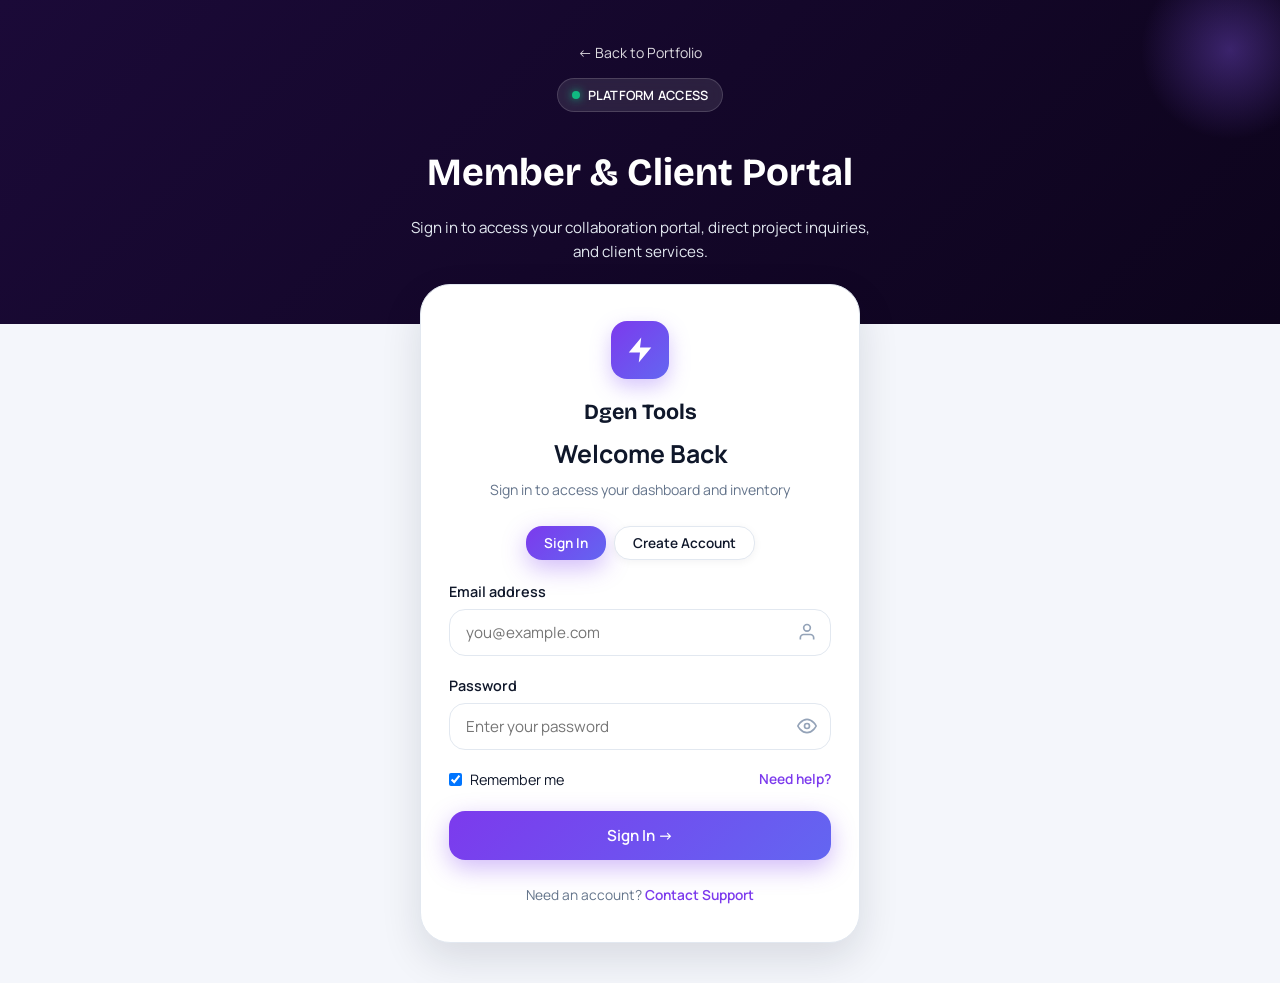
<file: auth.html>
<!DOCTYPE html>
<html lang="en">
<head>
<meta charset="utf-8">
<meta name="viewport" content="width=device-width, initial-scale=1">
<title>Sign In & Register | Portfolio</title>
<link rel="preconnect" href="https://fonts.googleapis.com">
<link rel="preconnect" href="https://fonts.gstatic.com" crossorigin>
<link href="https://fonts.googleapis.com/css2?family=Bricolage+Grotesque:opsz,wght@12..96,600;12..96,700&family=Manrope:wght@400;500;600;700&display=swap" rel="stylesheet">
<link rel="stylesheet" href="/style.css">
<style>
/* Exact Auth Screen from Screenshot 3 & 4 */
.auth-hero-banner {
  background: var(--bg-night-gradient);
  padding: 40px 24px 60px;
  text-align: center;
  color: #ffffff;
  position: relative;
  overflow: hidden;
}

.auth-hero-banner::after {
  content: "";
  position: absolute;
  top: -40px;
  right: -40px;
  width: 180px;
  height: 180px;
  border-radius: 50%;
  background: radial-gradient(circle, var(--purple-glow) 0%, transparent 70%);
}

.auth-card-overlap {
  max-width: 440px;
  margin: -40px auto 40px;
  background: #ffffff;
  border-radius: var(--radius-xl);
  padding: 36px 28px;
  box-shadow: var(--shadow-lg);
  border: 1px solid var(--border-light);
  position: relative;
  z-index: 2;
}

.auth-brand-logo {
  width: 58px;
  height: 58px;
  border-radius: var(--radius-md);
  background: var(--purple-button);
  margin: 0 auto 16px;
  display: flex;
  align-items: center;
  justify-content: center;
  color: #ffffff;
  box-shadow: 0 8px 20px var(--purple-glow);
}

.auth-input-group {
  position: relative;
  margin-bottom: 18px;
}

.auth-input-group input {
  padding-right: 42px;
}

.auth-input-icon {
  position: absolute;
  right: 14px;
  top: 50%;
  transform: translateY(-50%);
  color: var(--text-faint);
  display: flex;
  align-items: center;
}
</style>
</head>
<body style="background:#f4f6fb">

<!-- Top Banner Section -->
<section class="auth-hero-banner">
  <div style="margin-bottom:12px">
    <a href="/" style="display:inline-flex;align-items:center;gap:6px;color:#ffffff;text-decoration:none;font-size:0.88rem;opacity:0.85">
      &larr; Back to Portfolio
    </a>
  </div>
  <div style="margin-bottom:14px">
    <span class="status-chip">
      <span class="status-chip-dot"></span>
      <span>PLATFORM ACCESS</span>
    </span>
  </div>
  <h1 style="font-size:clamp(1.8rem, 4vw, 2.4rem);color:#ffffff;margin-bottom:12px;font-family:var(--font-display)">
    Member & Client Portal
  </h1>
  <p style="color:var(--text-light-secondary);max-width:54ch;margin:0 auto;font-size:0.95rem">
    Sign in to access your collaboration portal, direct project inquiries, and client services.
  </p>
</section>

<!-- Overlapping Card Form Container (Matching Reference) -->
<div class="auth-card-overlap">
  <div class="auth-brand-logo">
    <svg viewBox="0 0 24 24" fill="currentColor" width="30" height="30"><path d="M13 2L3 14h9l-1 8 10-12h-9l1-8z"></path></svg>
  </div>
  <div style="text-align:center;margin-bottom:24px">
    <strong style="font-family:var(--font-display);font-size:1.35rem;display:block;margin-bottom:4px" data-s="companyName">Dgen Tools</strong>
    <h2 style="font-size:1.55rem;margin-bottom:6px">Welcome Back</h2>
    <p style="font-size:0.88rem;color:var(--text-muted);margin:0">Sign in to access your dashboard and inventory</p>
  </div>

  <!-- Toggle Modes -->
  <div id="authTabs" style="display:flex;gap:8px;margin-bottom:20px;justify-content:center">
    <button id="tabLogin" class="btn sm" type="button" style="padding:7px 18px">Sign In</button>
    <button id="tabRegister" class="btn ghost sm" type="button" style="padding:7px 18px">Create Account</button>
  </div>

  <!-- Notice when registration is closed -->
  <div id="regClosedNotice" style="display:none;background:#fef3c7;border:1px solid #fde68a;border-radius:var(--radius-sm);padding:10px;text-align:center;margin-bottom:16px;font-size:0.84rem;color:#92400e">
    Public registration is currently closed by the administrator. Existing members can sign in below.
  </div>

  <!-- 1. LOGIN FORM -->
  <form id="loginForm">
    <div class="auth-input-group">
      <label for="l_email">Email address</label>
      <div style="position:relative">
        <input id="l_email" type="email" autocomplete="email" placeholder="you@example.com" required>
        <span class="auth-input-icon">
          <svg width="20" height="20" viewBox="0 0 24 24" fill="none" stroke="currentColor" stroke-width="2"><path d="M20 21v-2a4 4 0 0 0-4-4H8a4 4 0 0 0-4 4v2"></path><circle cx="12" cy="7" r="4"></circle></svg>
        </span>
      </div>
    </div>

    <div class="auth-input-group">
      <label for="l_pw">Password</label>
      <div style="position:relative">
        <input id="l_pw" type="password" autocomplete="current-password" placeholder="Enter your password" required>
        <span class="auth-input-icon">
          <svg width="20" height="20" viewBox="0 0 24 24" fill="none" stroke="currentColor" stroke-width="2"><path d="M1 12s4-8 11-8 11 8 11 8-4 8-11 8-11-8-11-8z"></path><circle cx="12" cy="12" r="3"></circle></svg>
        </span>
      </div>
    </div>

    <div style="display:flex;justify-content:space-between;align-items:center;margin-bottom:20px;font-size:0.86rem">
      <label style="display:flex;align-items:center;gap:8px;cursor:pointer;font-weight:400;margin:0">
        <input type="checkbox" checked style="width:auto"> Remember me
      </label>
      <a href="/contact" style="color:var(--purple-primary);text-decoration:none;font-weight:600">Need help?</a>
    </div>

    <button class="btn" style="width:100%;padding:14px;border-radius:var(--radius-md)" type="submit">
      <span>Sign In &rarr;</span>
    </button>
    <div id="l_msg" class="msg" role="status" aria-live="polite"></div>
  </form>

  <!-- 2. REGISTER FORM -->
  <form id="registerForm" hidden>
    <div class="field">
      <label for="r_name">Full Name</label>
      <input id="r_name" placeholder="John Doe" required>
    </div>
    <div class="field">
      <label for="r_email">Email address</label>
      <input id="r_email" type="email" placeholder="you@example.com" required>
    </div>
    <div class="field">
      <label for="r_pw">Create Password</label>
      <input id="r_pw" type="password" placeholder="At least 6 characters" minlength="6" required>
    </div>
    <button class="btn" style="width:100%;padding:14px;border-radius:var(--radius-md);margin-top:10px" type="submit">
      <span>Create Account &rarr;</span>
    </button>
    <div id="r_msg" class="msg" role="status" aria-live="polite"></div>
  </form>

  <div style="text-align:center;margin-top:24px;font-size:0.86rem;color:var(--text-muted)">
    <span>Need an account? </span>
    <a href="/contact" style="color:var(--purple-primary);font-weight:600;text-decoration:none">Contact Support</a>
  </div>
</div>

<script src="/site.js"></script>
<script>
var tabLogin = document.getElementById('tabLogin');
var tabRegister = document.getElementById('tabRegister');
var loginForm = document.getElementById('loginForm');
var registerForm = document.getElementById('registerForm');
var regClosedNotice = document.getElementById('regClosedNotice');
var l_msg = document.getElementById('l_msg');
var r_msg = document.getElementById('r_msg');

if (getActiveUser()) {
  window.location.href = '/user-dashboard';
}

function showLogin() {
  loginForm.hidden = false;
  registerForm.hidden = true;
  tabLogin.className = 'btn sm';
  tabRegister.className = 'btn ghost sm';
}

function showRegister() {
  loginForm.hidden = true;
  registerForm.hidden = false;
  tabRegister.className = 'btn sm';
  tabLogin.className = 'btn ghost sm';
}

tabLogin.onclick = showLogin;
tabRegister.onclick = showRegister;

function updateAuthUI(allowReg) {
  if (allowReg === 'no') {
    tabRegister.style.display = 'none';
    regClosedNotice.style.display = 'block';
    showLogin();
  } else {
    tabRegister.style.display = 'inline-flex';
    regClosedNotice.style.display = 'none';
  }
}

loginForm.onsubmit = async function(e) {
  e.preventDefault();
  l_msg.textContent = 'Authenticating…';
  l_msg.className = 'msg';
  try {
    var r = await api({
      action: 'userLogin',
      email: document.getElementById('l_email').value.trim(),
      password: document.getElementById('l_pw').value
    });
    if (!r.ok) {
      l_msg.textContent = r.error || 'Invalid credentials.';
      l_msg.className = 'msg err';
      return;
    }
    setActiveUser(r.user, r.token);
    l_msg.textContent = 'Welcome back! Redirecting…';
    l_msg.className = 'msg ok';
    setTimeout(function() { window.location.href = '/user-dashboard'; }, 700);
  } catch (err) {
    l_msg.textContent = 'Could not reach server.';
    l_msg.className = 'msg err';
  }
};

registerForm.onsubmit = async function(e) {
  e.preventDefault();
  r_msg.textContent = 'Creating account…';
  r_msg.className = 'msg';
  try {
    var r = await api({
      action: 'register',
      name: document.getElementById('r_name').value.trim(),
      email: document.getElementById('r_email').value.trim(),
      password: document.getElementById('r_pw').value
    });
    if (!r.ok) {
      r_msg.textContent = r.error || 'Registration failed.';
      r_msg.className = 'msg err';
      return;
    }
    setActiveUser(r.user, r.token);
    r_msg.textContent = 'Account created! Redirecting…';
    r_msg.className = 'msg ok';
    setTimeout(function() { window.location.href = '/user-dashboard'; }, 700);
  } catch (err) {
    r_msg.textContent = 'Could not reach server.';
    r_msg.className = 'msg err';
  }
};
</script>
</body>
</html>
</file>
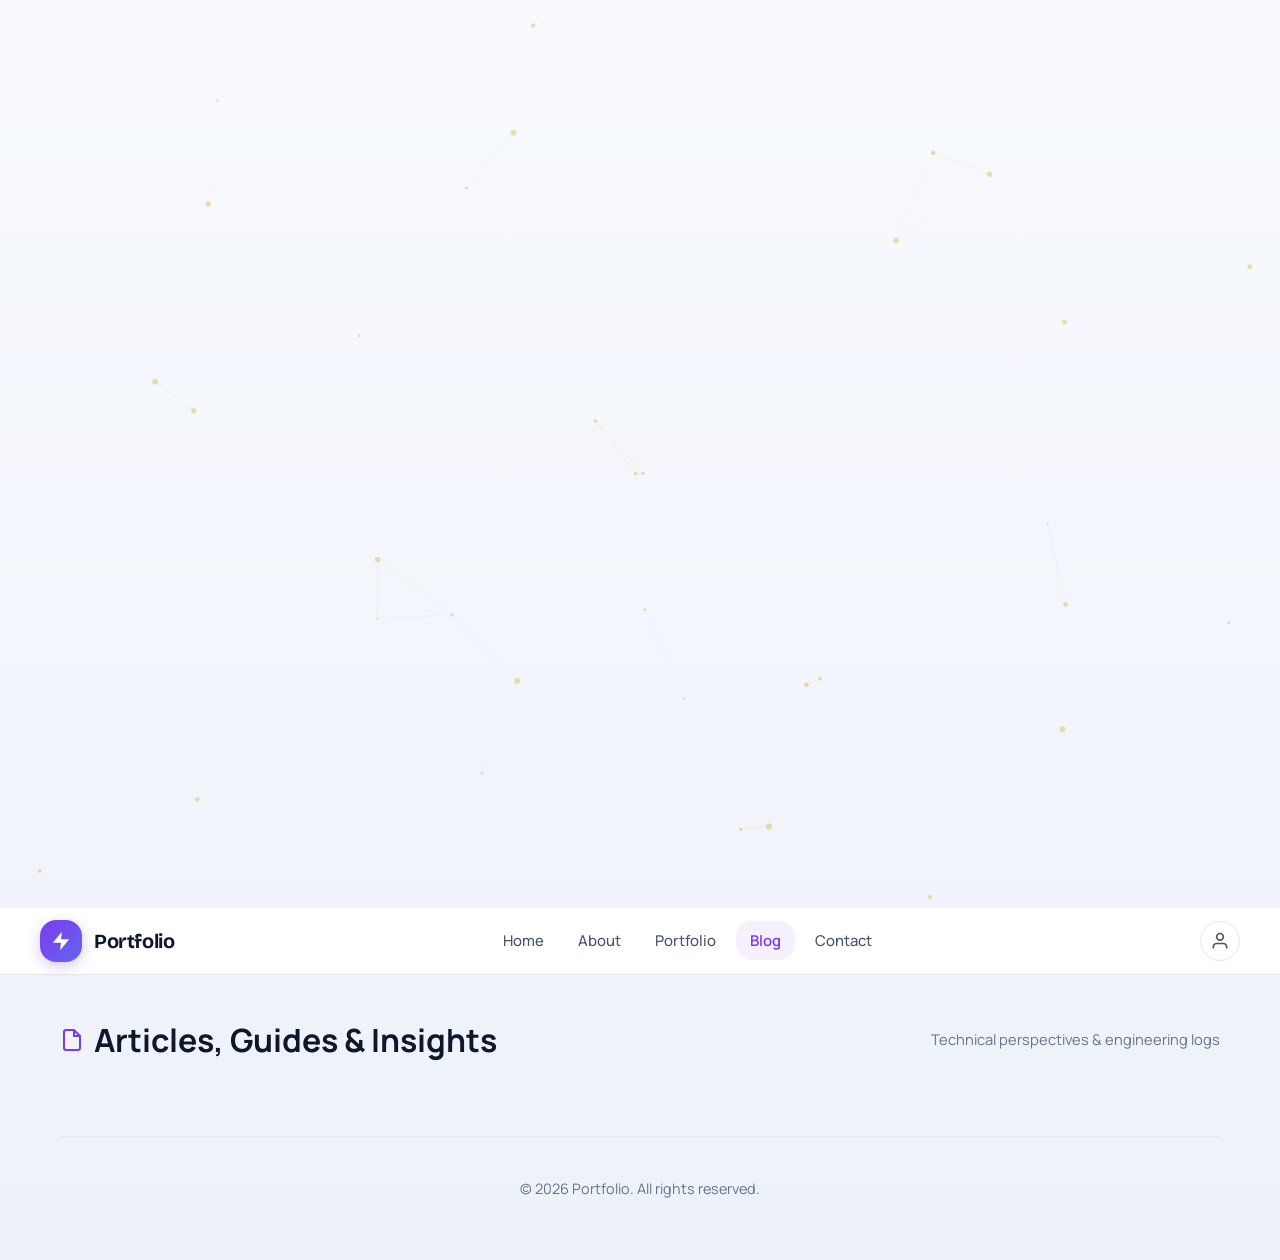
<file: blog.html>
<!DOCTYPE html>
<html lang="en">
<head>
<meta charset="utf-8">
<meta name="viewport" content="width=device-width, initial-scale=1">
<title>Articles & Guides | Portfolio</title>
<link rel="preconnect" href="https://fonts.googleapis.com">
<link rel="preconnect" href="https://fonts.gstatic.com" crossorigin>
<link href="https://fonts.googleapis.com/css2?family=Bricolage+Grotesque:opsz,wght@12..96,500;12..96,600;12..96,700&family=Manrope:wght@400;500;600;700&display=swap" rel="stylesheet">
<link rel="stylesheet" href="/style.css">
</head>
<body data-page="blog">

<!-- Canvas ambient particles -->
<canvas id="bgCanvas"></canvas>
<div class="bg-aurora" aria-hidden="true"><i></i><i></i><i></i></div>
<div class="bg-grid" aria-hidden="true"></div>

<!-- Top Modern Header -->
<header class="site-header">
  <div class="header-inner">
    <div style="display:flex;align-items:center;gap:14px">
      <button class="hamburger-btn" id="openDrawerBtn" type="button" aria-label="Open Navigation Menu">
        <svg viewBox="0 0 24 24" fill="none" stroke="currentColor" stroke-width="2.2"><line x1="3" y1="12" x2="21" y2="12"></line><line x1="3" y1="6" x2="21" y2="6"></line><line x1="3" y1="18" x2="21" y2="18"></line></svg>
      </button>
      <a href="/" class="brand-group">
        <div class="brand-icon-box">
          <svg viewBox="0 0 24 24" fill="currentColor"><path d="M13 2L3 14h9l-1 8 10-12h-9l1-8z"></path></svg>
        </div>
        <span class="brand-title" data-s="companyName">Portfolio</span>
      </a>
    </div>

    <!-- Desktop Navigation Bar (Visible on Laptops & Desktops) -->
    <nav class="desktop-nav" aria-label="Main">
      <a href="/">Home</a>
      <a href="/about">About</a>
      <a href="/projects">Portfolio</a>
      <a href="/blog" aria-current="page">Blog</a>
      <a href="/contact">Contact</a>
    </nav>

    <div class="header-actions">
      <a href="/auth" id="userHeaderLink" class="header-icon-btn user-header-link" title="Sign In / Register">
        <svg width="20" height="20" viewBox="0 0 24 24" fill="none" stroke="currentColor" stroke-width="2"><path d="M20 21v-2a4 4 0 0 0-4-4H8a4 4 0 0 0-4 4v2"></path><circle cx="12" cy="7" r="4"></circle></svg>
      </a>
    </div>
  </div>
</header>

<div class="wrap">
  <main>
    <div class="section-heading-row" style="margin-top:20px">
      <div class="section-title-wrap">
        <svg class="section-icon" viewBox="0 0 24 24" fill="none" stroke="currentColor" stroke-width="2"><path d="M14 2H6a2 2 0 0 0-2 2v16a2 2 0 0 0 2 2h12a2 2 0 0 0 2-2V8z"></path><polyline points="14 2 14 8 20 8"></polyline></svg>
        <h1>Articles, Guides & Insights</h1>
      </div>
      <span class="section-subtitle">Technical perspectives & engineering logs</span>
    </div>

    <!-- Blog Posts Grid -->
    <section id="blogPosts" class="grid"></section>
  </main>

  <footer class="footer">
    <div id="social" class="social"></div>
    <p>&copy; 2026 <span data-s="companyName">Portfolio</span>. All rights reserved.</p>
  </footer>
</div>

<!-- Reusable Flyout Side Drawer -->
<div class="drawer-backdrop" id="drawerBackdrop"></div>
<aside class="side-drawer" id="sideDrawer">
  <div class="drawer-header">
    <div class="brand-group">
      <div class="brand-icon-box" style="width:36px;height:36px">
        <svg viewBox="0 0 24 24" fill="currentColor" width="18" height="18"><path d="M13 2L3 14h9l-1 8 10-12h-9l1-8z"></path></svg>
      </div>
      <span class="brand-title" style="color:#ffffff;font-size:1.15rem" data-s="companyName">Portfolio</span>
    </div>
    <button class="drawer-close-btn" id="closeDrawerBtn" type="button" aria-label="Close Menu">
      <svg width="24" height="24" viewBox="0 0 24 24" fill="none" stroke="currentColor" stroke-width="2"><line x1="18" y1="6" x2="6" y2="18"></line><line x1="6" y1="6" x2="18" y2="18"></line></svg>
    </button>
  </div>

  <span class="drawer-section-label">EXPLORE & PORTFOLIO</span>
  <nav class="drawer-nav">
    <a href="/" class="drawer-link">
      <svg viewBox="0 0 24 24" fill="none" stroke="currentColor" stroke-width="2"><rect x="3" y="3" width="7" height="7"></rect><rect x="14" y="3" width="7" height="7"></rect><rect x="14" y="14" width="7" height="7"></rect><rect x="3" y="14" width="7" height="7"></rect></svg>
      <span>Home</span>
    </a>
    <a href="/projects" class="drawer-link">
      <svg viewBox="0 0 24 24" fill="none" stroke="currentColor" stroke-width="2"><polygon points="12 2 2 7 12 12 22 7 12 2"></polygon><polyline points="2 17 12 22 22 17"></polyline><polyline points="2 12 12 17 22 12"></polyline></svg>
      <span>Featured Projects</span>
    </a>
    <a href="/about" class="drawer-link">
      <svg viewBox="0 0 24 24" fill="none" stroke="currentColor" stroke-width="2"><path d="M20 21v-2a4 4 0 0 0-4-4H8a4 4 0 0 0-4 4v2"></path><circle cx="12" cy="7" r="4"></circle></svg>
      <span>About Me</span>
    </a>
    <a href="/blog" class="drawer-link active" aria-current="page">
      <svg viewBox="0 0 24 24" fill="none" stroke="currentColor" stroke-width="2"><path d="M14 2H6a2 2 0 0 0-2 2v16a2 2 0 0 0 2 2h12a2 2 0 0 0 2-2V8z"></path><polyline points="14 2 14 8 20 8"></polyline></svg>
      <span>Articles & Guides</span>
    </a>
    <a href="/contact" class="drawer-link amber-highlight">
      <svg viewBox="0 0 24 24" fill="none" stroke="currentColor" stroke-width="2"><path d="M21 15a2 2 0 0 1-2 2H7l-4 4V5a2 2 0 0 1 2-2h14a2 2 0 0 1 2 2z"></path></svg>
      <span>Get in Touch</span>
    </a>
  </nav>

  <span class="drawer-section-label">MANAGEMENT & PORTAL</span>
  <nav class="drawer-nav">
    <a href="/admin" class="drawer-link">
      <svg viewBox="0 0 24 24" fill="none" stroke="currentColor" stroke-width="2"><line x1="18" y1="20" x2="18" y2="10"></line><line x1="12" y1="20" x2="12" y2="4"></line><line x1="6" y1="20" x2="6" y2="14"></line></svg>
      <span>Admin Control Panel</span>
    </a>
    <a href="/auth" class="drawer-link" id="drawerAuthLink">
      <svg viewBox="0 0 24 24" fill="none" stroke="currentColor" stroke-width="2"><path d="M17 21v-2a4 4 0 0 0-4-4H5a4 4 0 0 0-4 4v2"></path><circle cx="9" cy="7" r="4"></circle></svg>
      <span>Member Portal / Sign In</span>
    </a>
  </nav>

  <div class="drawer-footer">
    <div id="drawerUserDisplay" class="drawer-user-card" style="display:none">
      <div class="drawer-user-info">
        <div class="brand-icon-box" style="width:34px;height:34px;border-radius:50%">
          <svg viewBox="0 0 24 24" fill="currentColor" width="16" height="16"><path d="M20 21v-2a4 4 0 0 0-4-4H8a4 4 0 0 0-4 4v2"></path><circle cx="12" cy="7" r="4"></circle></svg>
        </div>
        <div>
          <strong id="drawerUserName">User</strong>
          <small id="drawerUserEmail">user@example.com</small>
        </div>
      </div>
    </div>

    <button id="drawerSignOutBtn" class="btn-drawer-signout" type="button" style="display:none">
      <svg width="18" height="18" viewBox="0 0 24 24" fill="none" stroke="currentColor" stroke-width="2"><path d="M9 21H5a2 2 0 0 1-2-2V5a2 2 0 0 1 2-2h4"></path><polyline points="16 17 21 12 16 7"></polyline><line x1="21" y1="12" x2="9" y2="12"></line></svg>
      <span>Sign Out</span>
    </button>

    <a href="/auth" id="drawerSignInLink" class="btn" style="width:100%;text-align:center">
      <span>Sign In / Register</span>
    </a>
  </div>
</aside>

<script src="/site.js"></script>
</body>
</html>
</file>
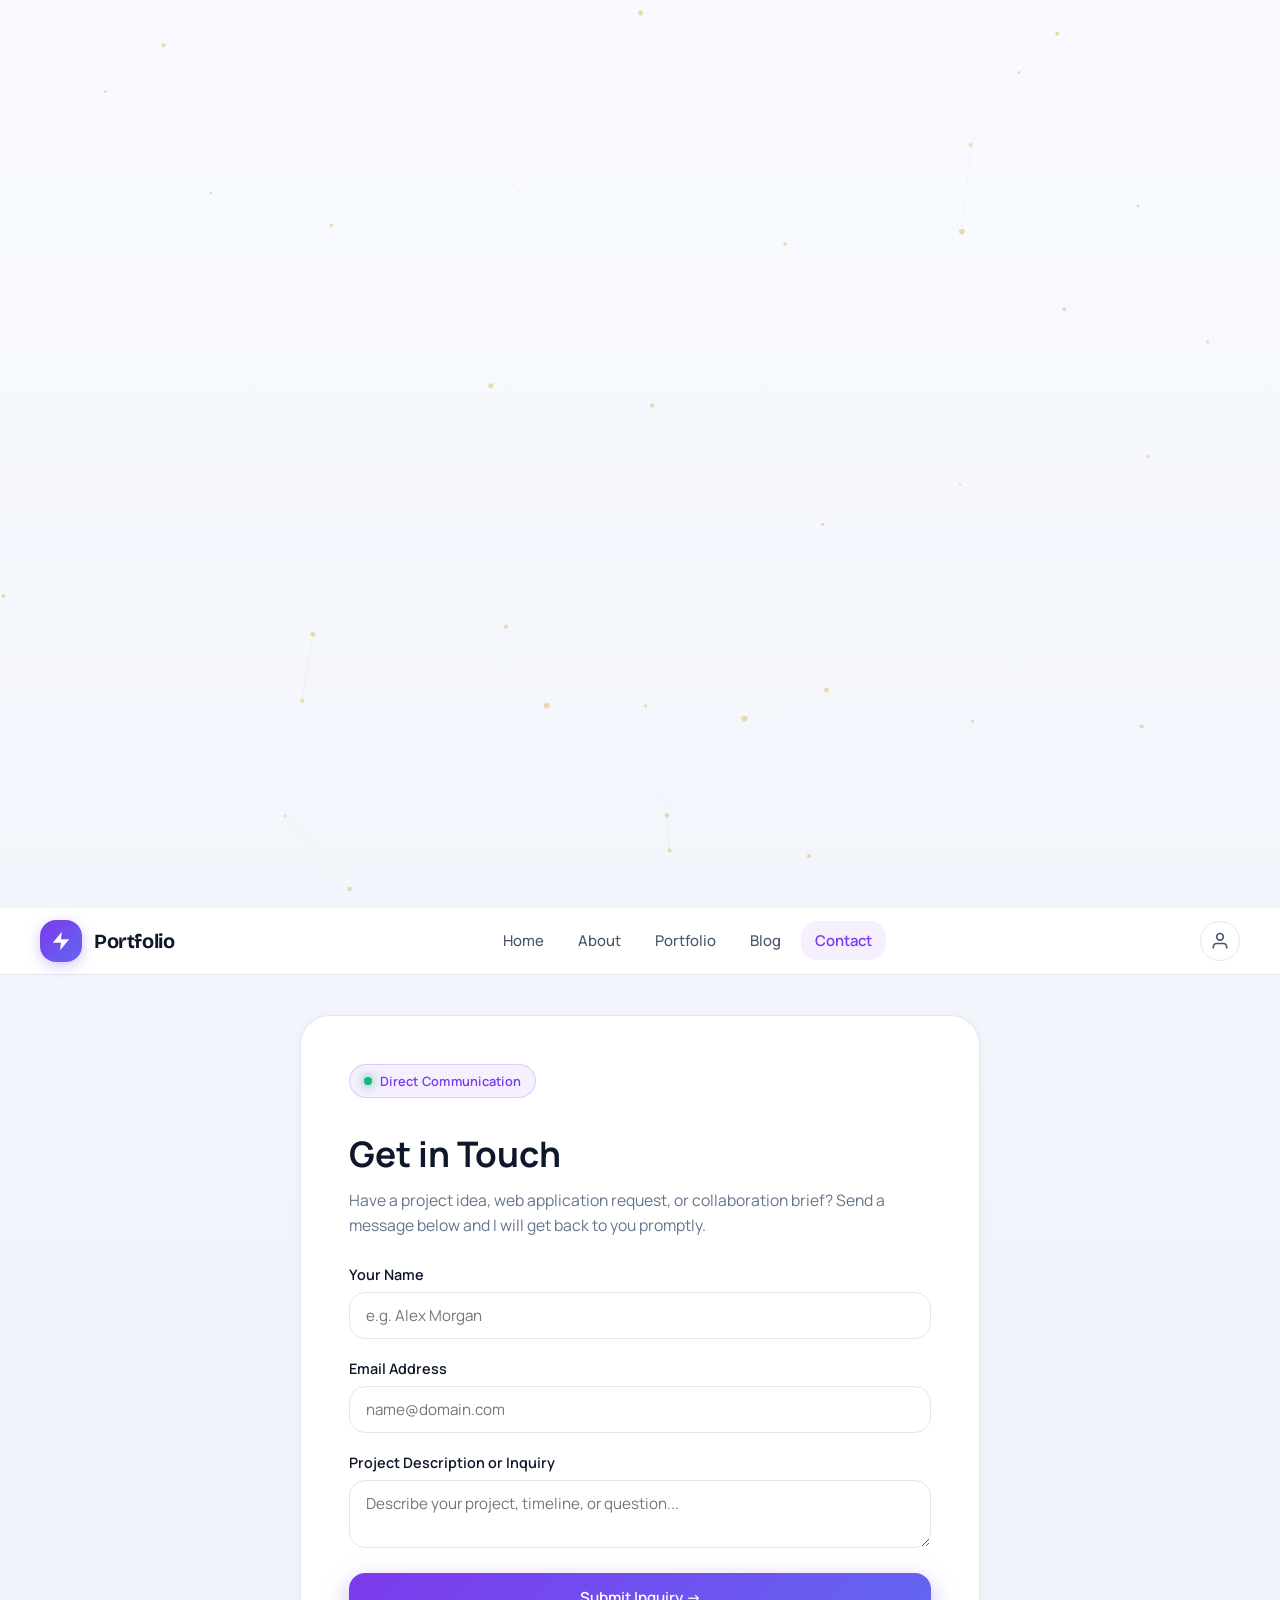
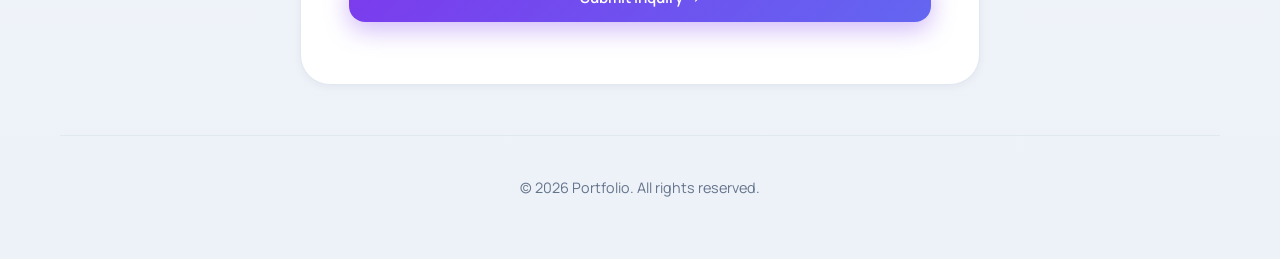
<file: contact.html>
<!DOCTYPE html>
<html lang="en">
<head>
<meta charset="utf-8">
<meta name="viewport" content="width=device-width, initial-scale=1">
<title>Contact & Inquiries | Portfolio</title>
<link rel="preconnect" href="https://fonts.googleapis.com">
<link rel="preconnect" href="https://fonts.gstatic.com" crossorigin>
<link href="https://fonts.googleapis.com/css2?family=Bricolage+Grotesque:opsz,wght@12..96,500;12..96,600;12..96,700&family=Manrope:wght@400;500;600;700&display=swap" rel="stylesheet">
<link rel="stylesheet" href="/style.css">
</head>
<body data-page="contact">

<canvas id="bgCanvas"></canvas>
<div class="bg-aurora" aria-hidden="true"><i></i><i></i><i></i></div>
<div class="bg-grid" aria-hidden="true"></div>

<!-- Top Modern Header -->
<header class="site-header">
  <div class="header-inner">
    <div style="display:flex;align-items:center;gap:14px">
      <button class="hamburger-btn" id="openDrawerBtn" type="button" aria-label="Open Navigation Menu">
        <svg viewBox="0 0 24 24" fill="none" stroke="currentColor" stroke-width="2.2"><line x1="3" y1="12" x2="21" y2="12"></line><line x1="3" y1="6" x2="21" y2="6"></line><line x1="3" y1="18" x2="21" y2="18"></line></svg>
      </button>
      <a href="/" class="brand-group">
        <div class="brand-icon-box">
          <svg viewBox="0 0 24 24" fill="currentColor"><path d="M13 2L3 14h9l-1 8 10-12h-9l1-8z"></path></svg>
        </div>
        <span class="brand-title" data-s="companyName">Portfolio</span>
      </a>
    </div>

    <!-- Desktop Navigation Bar (Visible on Laptops & Desktops) -->
    <nav class="desktop-nav" aria-label="Main">
      <a href="/">Home</a>
      <a href="/about">About</a>
      <a href="/projects">Portfolio</a>
      <a href="/blog">Blog</a>
      <a href="/contact" aria-current="page">Contact</a>
    </nav>

    <div class="header-actions">
      <a href="/auth" id="userHeaderLink" class="header-icon-btn user-header-link" title="Sign In / Register">
        <svg width="20" height="20" viewBox="0 0 24 24" fill="none" stroke="currentColor" stroke-width="2"><path d="M20 21v-2a4 4 0 0 0-4-4H8a4 4 0 0 0-4 4v2"></path><circle cx="12" cy="7" r="4"></circle></svg>
      </a>
    </div>
  </div>
</header>

<div class="wrap">
  <main style="max-width:680px;margin:20px auto 0">
    <section class="panel">
      <span class="status-chip" style="background:var(--purple-subtle);color:var(--purple-primary);border-color:rgba(124,58,237,0.2)">
        <span class="status-chip-dot"></span>
        <span>Direct Communication</span>
      </span>
      <h1 style="font-size:2.2rem;margin:12px 0 6px">Get in Touch</h1>
      <p style="color:var(--text-muted);font-size:0.98rem;margin-bottom:24px">
        Have a project idea, web application request, or collaboration brief? Send a message below and I will get back to you promptly.
      </p>

      <form id="f" novalidate>
        <div class="field">
          <label for="name">Your Name</label>
          <input id="name" autocomplete="name" maxlength="100" placeholder="e.g. Alex Morgan" required>
        </div>
        <div class="field">
          <label for="email">Email Address</label>
          <input id="email" type="email" autocomplete="email" maxlength="150" placeholder="name@domain.com" required>
        </div>
        <div class="field">
          <label for="message">Project Description or Inquiry</label>
          <textarea id="message" maxlength="3000" placeholder="Describe your project, timeline, or question..." required></textarea>
        </div>

        <div class="hp" aria-hidden="true" style="display:none">
          <label for="website">Leave empty</label>
          <input id="website" tabindex="-1" autocomplete="off">
        </div>

        <button id="send" class="btn" style="width:100%;padding:14px;border-radius:var(--radius-md)" type="submit">
          <span>Submit Inquiry &rarr;</span>
        </button>
        <div id="status" class="msg" role="status" aria-live="polite"></div>
      </form>
    </section>
  </main>

  <footer class="footer">
    <div id="social" class="social"></div>
    <p>&copy; 2026 <span data-s="companyName">Portfolio</span>. All rights reserved.</p>
  </footer>
</div>

<!-- Reusable Flyout Side Drawer -->
<div class="drawer-backdrop" id="drawerBackdrop"></div>
<aside class="side-drawer" id="sideDrawer">
  <div class="drawer-header">
    <div class="brand-group">
      <div class="brand-icon-box" style="width:36px;height:36px">
        <svg viewBox="0 0 24 24" fill="currentColor" width="18" height="18"><path d="M13 2L3 14h9l-1 8 10-12h-9l1-8z"></path></svg>
      </div>
      <span class="brand-title" style="color:#ffffff;font-size:1.15rem" data-s="companyName">Portfolio</span>
    </div>
    <button class="drawer-close-btn" id="closeDrawerBtn" type="button" aria-label="Close Menu">
      <svg width="24" height="24" viewBox="0 0 24 24" fill="none" stroke="currentColor" stroke-width="2"><line x1="18" y1="6" x2="6" y2="18"></line><line x1="6" y1="6" x2="18" y2="18"></line></svg>
    </button>
  </div>

  <span class="drawer-section-label">EXPLORE & PORTFOLIO</span>
  <nav class="drawer-nav">
    <a href="/" class="drawer-link">
      <svg viewBox="0 0 24 24" fill="none" stroke="currentColor" stroke-width="2"><rect x="3" y="3" width="7" height="7"></rect><rect x="14" y="3" width="7" height="7"></rect><rect x="14" y="14" width="7" height="7"></rect><rect x="3" y="14" width="7" height="7"></rect></svg>
      <span>Home</span>
    </a>
    <a href="/projects" class="drawer-link">
      <svg viewBox="0 0 24 24" fill="none" stroke="currentColor" stroke-width="2"><polygon points="12 2 2 7 12 12 22 7 12 2"></polygon><polyline points="2 17 12 22 22 17"></polyline><polyline points="2 12 12 17 22 12"></polyline></svg>
      <span>Featured Projects</span>
    </a>
    <a href="/about" class="drawer-link">
      <svg viewBox="0 0 24 24" fill="none" stroke="currentColor" stroke-width="2"><path d="M20 21v-2a4 4 0 0 0-4-4H8a4 4 0 0 0-4 4v2"></path><circle cx="12" cy="7" r="4"></circle></svg>
      <span>About Me</span>
    </a>
    <a href="/blog" class="drawer-link">
      <svg viewBox="0 0 24 24" fill="none" stroke="currentColor" stroke-width="2"><path d="M14 2H6a2 2 0 0 0-2 2v16a2 2 0 0 0 2 2h12a2 2 0 0 0 2-2V8z"></path><polyline points="14 2 14 8 20 8"></polyline></svg>
      <span>Articles & Guides</span>
    </a>
    <a href="/contact" class="drawer-link amber-highlight active" aria-current="page">
      <svg viewBox="0 0 24 24" fill="none" stroke="currentColor" stroke-width="2"><path d="M21 15a2 2 0 0 1-2 2H7l-4 4V5a2 2 0 0 1 2-2h14a2 2 0 0 1 2 2z"></path></svg>
      <span>Get in Touch</span>
    </a>
  </nav>

  <span class="drawer-section-label">MANAGEMENT & PORTAL</span>
  <nav class="drawer-nav">
    <a href="/admin" class="drawer-link">
      <svg viewBox="0 0 24 24" fill="none" stroke="currentColor" stroke-width="2"><line x1="18" y1="20" x2="18" y2="10"></line><line x1="12" y1="20" x2="12" y2="4"></line><line x1="6" y1="20" x2="6" y2="14"></line></svg>
      <span>Admin Control Panel</span>
    </a>
    <a href="/auth" class="drawer-link" id="drawerAuthLink">
      <svg viewBox="0 0 24 24" fill="none" stroke="currentColor" stroke-width="2"><path d="M17 21v-2a4 4 0 0 0-4-4H5a4 4 0 0 0-4 4v2"></path><circle cx="9" cy="7" r="4"></circle></svg>
      <span>Member Portal / Sign In</span>
    </a>
  </nav>

  <div class="drawer-footer">
    <div id="drawerUserDisplay" class="drawer-user-card" style="display:none">
      <div class="drawer-user-info">
        <div class="brand-icon-box" style="width:34px;height:34px;border-radius:50%">
          <svg viewBox="0 0 24 24" fill="currentColor" width="16" height="16"><path d="M20 21v-2a4 4 0 0 0-4-4H8a4 4 0 0 0-4 4v2"></path><circle cx="12" cy="7" r="4"></circle></svg>
        </div>
        <div>
          <strong id="drawerUserName">User</strong>
          <small id="drawerUserEmail">user@example.com</small>
        </div>
      </div>
    </div>

    <button id="drawerSignOutBtn" class="btn-drawer-signout" type="button" style="display:none">
      <svg width="18" height="18" viewBox="0 0 24 24" fill="none" stroke="currentColor" stroke-width="2"><path d="M9 21H5a2 2 0 0 1-2-2V5a2 2 0 0 1 2-2h4"></path><polyline points="16 17 21 12 16 7"></polyline><line x1="21" y1="12" x2="9" y2="12"></line></svg>
      <span>Sign Out</span>
    </button>

    <a href="/auth" id="drawerSignInLink" class="btn" style="width:100%;text-align:center">
      <span>Sign In / Register</span>
    </a>
  </div>
</aside>

<script src="/site.js"></script>
<script>
// Contact submit
var f = document.getElementById('f'), btn = document.getElementById('send'), st = document.getElementById('status');
f.onsubmit = function(ev) {
  ev.preventDefault();
  var d = { action:'contact', name: f.name.value.trim(), email: f.email.value.trim(), message: f.message.value.trim(), website: f.website.value };
  if (!d.name || !d.email || !d.message) { st.textContent = 'Please fill in all fields.'; st.className = 'msg err'; return; }
  btn.disabled = true; btn.textContent = 'Sending…'; st.textContent = '';
  api(d).then(function(r) {
    btn.disabled = false; btn.textContent = 'Submit Inquiry \u2192';
    if (r.ok) { f.reset(); st.textContent = 'Message sent successfully!'; st.className = 'msg ok'; }
    else { st.textContent = r.error || 'Failed to send.'; st.className = 'msg err'; }
  }).catch(function() {
    btn.disabled = false; btn.textContent = 'Submit Inquiry \u2192';
    st.textContent = 'Could not send. Check connection.'; st.className = 'msg err';
  });
};
</script>
</body>
</html>
</file>
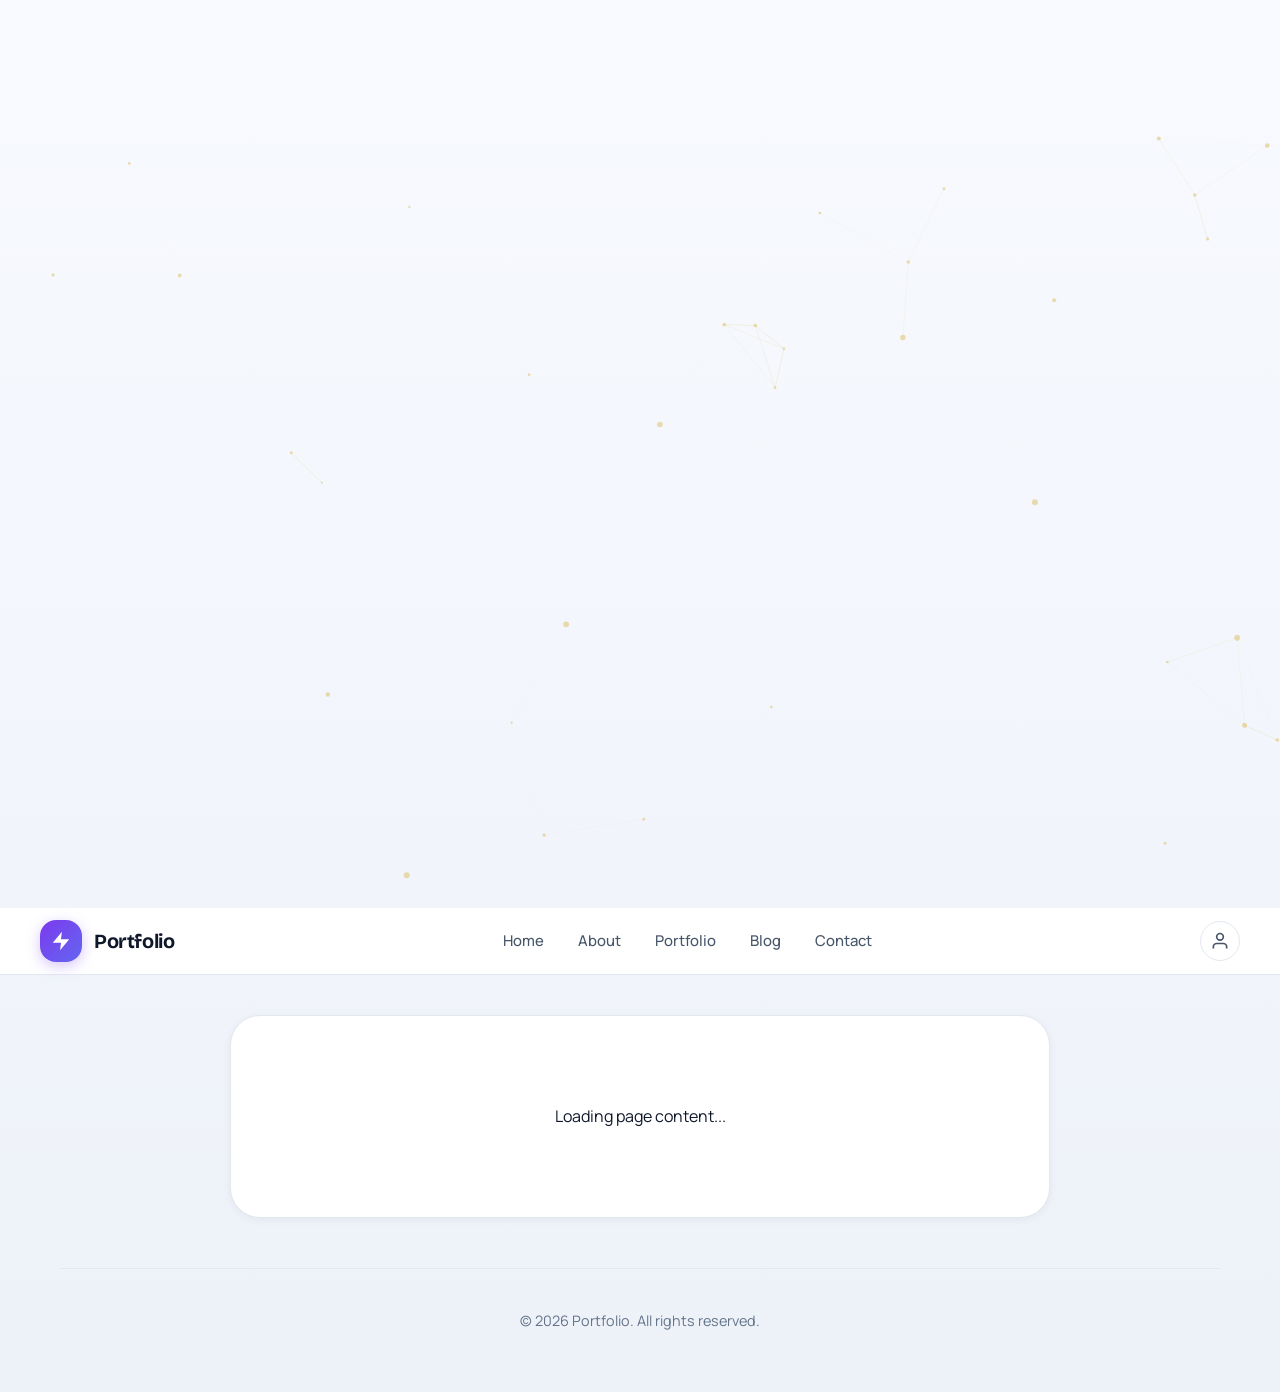
<file: page.html>
<!DOCTYPE html>
<html lang="en">
<head>
<meta charset="utf-8">
<meta name="viewport" content="width=device-width, initial-scale=1">
<title>Page | Portfolio</title>
<link rel="preconnect" href="https://fonts.googleapis.com">
<link rel="preconnect" href="https://fonts.gstatic.com" crossorigin>
<link href="https://fonts.googleapis.com/css2?family=Bricolage+Grotesque:opsz,wght@12..96,500;12..96,600;12..96,700&family=Manrope:wght@400;500;600;700&display=swap" rel="stylesheet">
<link rel="stylesheet" href="/style.css">
</head>
<body data-page="page">

<canvas id="bgCanvas"></canvas>
<div class="bg-aurora" aria-hidden="true"><i></i><i></i><i></i></div>
<div class="bg-grid" aria-hidden="true"></div>

<!-- Top Modern Header -->
<header class="site-header">
  <div class="header-inner">
    <div style="display:flex;align-items:center;gap:14px">
      <button class="hamburger-btn" id="openDrawerBtn" type="button" aria-label="Open Navigation Menu">
        <svg viewBox="0 0 24 24" fill="none" stroke="currentColor" stroke-width="2.2"><line x1="3" y1="12" x2="21" y2="12"></line><line x1="3" y1="6" x2="21" y2="6"></line><line x1="3" y1="18" x2="21" y2="18"></line></svg>
      </button>
      <a href="/" class="brand-group">
        <div class="brand-icon-box">
          <svg viewBox="0 0 24 24" fill="currentColor"><path d="M13 2L3 14h9l-1 8 10-12h-9l1-8z"></path></svg>
        </div>
        <span class="brand-title" data-s="companyName">Portfolio</span>
      </a>
    </div>

    <!-- Desktop Navigation Bar (Visible on Laptops & Desktops) -->
    <nav class="desktop-nav" aria-label="Main">
      <a href="/">Home</a>
      <a href="/about">About</a>
      <a href="/projects">Portfolio</a>
      <a href="/blog">Blog</a>
      <a href="/contact">Contact</a>
    </nav>

    <div class="header-actions">
      <a href="/auth" id="userHeaderLink" class="header-icon-btn user-header-link" title="Sign In / Register">
        <svg width="20" height="20" viewBox="0 0 24 24" fill="none" stroke="currentColor" stroke-width="2"><path d="M20 21v-2a4 4 0 0 0-4-4H8a4 4 0 0 0-4 4v2"></path><circle cx="12" cy="7" r="4"></circle></svg>
      </a>
    </div>
  </div>
</header>

<div class="wrap">
  <main style="max-width:820px;margin:20px auto 0">
    <section id="singlePageContainer" class="panel">
      <div style="text-align:center;padding:40px 0;">
        <p>Loading page content...</p>
      </div>
    </section>
  </main>

  <footer class="footer">
    <div id="social" class="social"></div>
    <p>&copy; 2026 <span data-s="companyName">Portfolio</span>. All rights reserved.</p>
  </footer>
</div>

<!-- Reusable Flyout Side Drawer -->
<div class="drawer-backdrop" id="drawerBackdrop"></div>
<aside class="side-drawer" id="sideDrawer">
  <div class="drawer-header">
    <div class="brand-group">
      <div class="brand-icon-box" style="width:36px;height:36px">
        <svg viewBox="0 0 24 24" fill="currentColor" width="18" height="18"><path d="M13 2L3 14h9l-1 8 10-12h-9l1-8z"></path></svg>
      </div>
      <span class="brand-title" style="color:#ffffff;font-size:1.15rem" data-s="companyName">Portfolio</span>
    </div>
    <button class="drawer-close-btn" id="closeDrawerBtn" type="button" aria-label="Close Menu">
      <svg width="24" height="24" viewBox="0 0 24 24" fill="none" stroke="currentColor" stroke-width="2"><line x1="18" y1="6" x2="6" y2="18"></line><line x1="6" y1="6" x2="18" y2="18"></line></svg>
    </button>
  </div>

  <span class="drawer-section-label">EXPLORE & PORTFOLIO</span>
  <nav class="drawer-nav">
    <a href="/" class="drawer-link">
      <svg viewBox="0 0 24 24" fill="none" stroke="currentColor" stroke-width="2"><rect x="3" y="3" width="7" height="7"></rect><rect x="14" y="3" width="7" height="7"></rect><rect x="14" y="14" width="7" height="7"></rect><rect x="3" y="14" width="7" height="7"></rect></svg>
      <span>Home</span>
    </a>
    <a href="/projects" class="drawer-link">
      <svg viewBox="0 0 24 24" fill="none" stroke="currentColor" stroke-width="2"><polygon points="12 2 2 7 12 12 22 7 12 2"></polygon><polyline points="2 17 12 22 22 17"></polyline><polyline points="2 12 12 17 22 12"></polyline></svg>
      <span>Featured Projects</span>
    </a>
    <a href="/about" class="drawer-link">
      <svg viewBox="0 0 24 24" fill="none" stroke="currentColor" stroke-width="2"><path d="M20 21v-2a4 4 0 0 0-4-4H8a4 4 0 0 0-4 4v2"></path><circle cx="12" cy="7" r="4"></circle></svg>
      <span>About Me</span>
    </a>
    <a href="/blog" class="drawer-link">
      <svg viewBox="0 0 24 24" fill="none" stroke="currentColor" stroke-width="2"><path d="M14 2H6a2 2 0 0 0-2 2v16a2 2 0 0 0 2 2h12a2 2 0 0 0 2-2V8z"></path><polyline points="14 2 14 8 20 8"></polyline></svg>
      <span>Articles & Guides</span>
    </a>
    <a href="/contact" class="drawer-link amber-highlight">
      <svg viewBox="0 0 24 24" fill="none" stroke="currentColor" stroke-width="2"><path d="M21 15a2 2 0 0 1-2 2H7l-4 4V5a2 2 0 0 1 2-2h14a2 2 0 0 1 2 2z"></path></svg>
      <span>Get in Touch</span>
    </a>
  </nav>

  <span class="drawer-section-label">MANAGEMENT & PORTAL</span>
  <nav class="drawer-nav">
    <a href="/admin" class="drawer-link">
      <svg viewBox="0 0 24 24" fill="none" stroke="currentColor" stroke-width="2"><line x1="18" y1="20" x2="18" y2="10"></line><line x1="12" y1="20" x2="12" y2="4"></line><line x1="6" y1="20" x2="6" y2="14"></line></svg>
      <span>Admin Control Panel</span>
    </a>
    <a href="/auth" class="drawer-link" id="drawerAuthLink">
      <svg viewBox="0 0 24 24" fill="none" stroke="currentColor" stroke-width="2"><path d="M17 21v-2a4 4 0 0 0-4-4H5a4 4 0 0 0-4 4v2"></path><circle cx="9" cy="7" r="4"></circle></svg>
      <span>Member Portal / Sign In</span>
    </a>
  </nav>

  <div class="drawer-footer">
    <div id="drawerUserDisplay" class="drawer-user-card" style="display:none">
      <div class="drawer-user-info">
        <div class="brand-icon-box" style="width:34px;height:34px;border-radius:50%">
          <svg viewBox="0 0 24 24" fill="currentColor" width="16" height="16"><path d="M20 21v-2a4 4 0 0 0-4-4H8a4 4 0 0 0-4 4v2"></path><circle cx="12" cy="7" r="4"></circle></svg>
        </div>
        <div>
          <strong id="drawerUserName">User</strong>
          <small id="drawerUserEmail">user@example.com</small>
        </div>
      </div>
    </div>

    <button id="drawerSignOutBtn" class="btn-drawer-signout" type="button" style="display:none">
      <svg width="18" height="18" viewBox="0 0 24 24" fill="none" stroke="currentColor" stroke-width="2"><path d="M9 21H5a2 2 0 0 1-2-2V5a2 2 0 0 1 2-2h4"></path><polyline points="16 17 21 12 16 7"></polyline><line x1="21" y1="12" x2="9" y2="12"></line></svg>
      <span>Sign Out</span>
    </button>

    <a href="/auth" id="drawerSignInLink" class="btn" style="width:100%;text-align:center">
      <span>Sign In / Register</span>
    </a>
  </div>
</aside>

<script src="/site.js"></script>
</body>
</html>
</file>
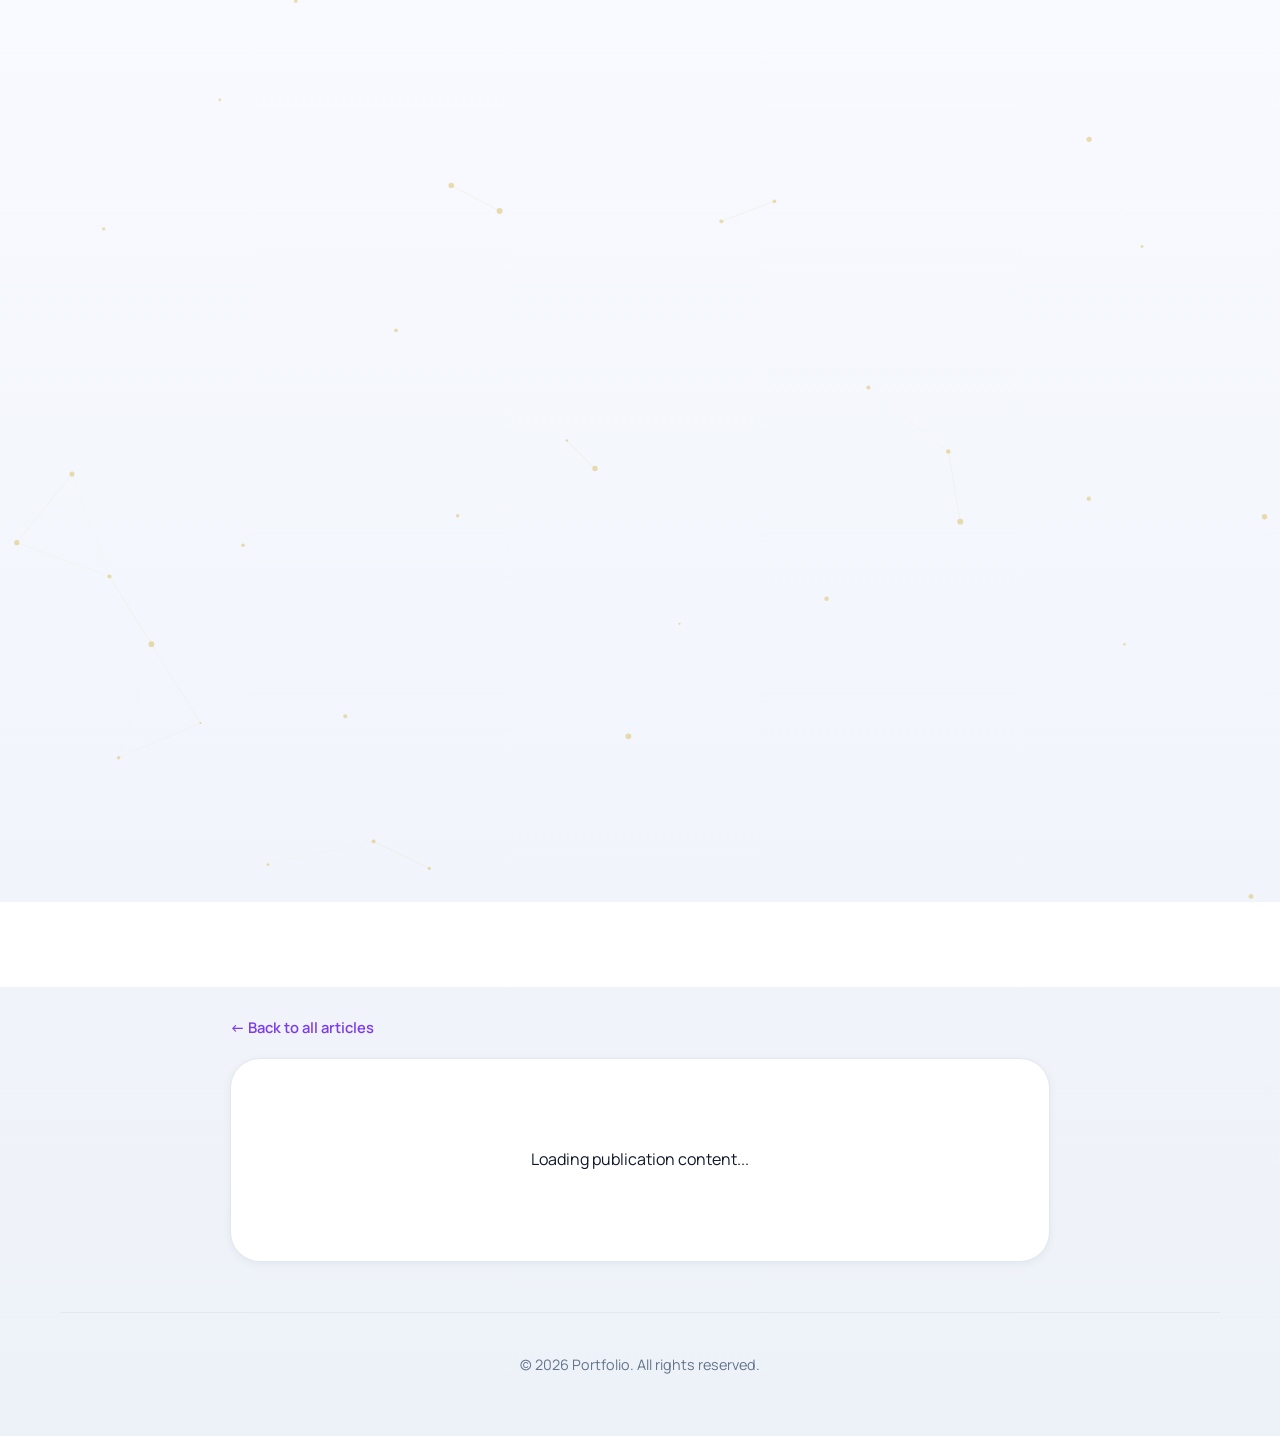
<file: post.html>
<!DOCTYPE html>
<html lang="en">
<head>
<meta charset="utf-8">
<meta name="viewport" content="width=device-width, initial-scale=1">
<title>Article | Portfolio</title>
<link rel="preconnect" href="https://fonts.googleapis.com">
<link rel="preconnect" href="https://fonts.gstatic.com" crossorigin>
<link href="https://fonts.googleapis.com/css2?family=Bricolage+Grotesque:opsz,wght@12..96,500;12..96,600;12..96,700&family=Manrope:wght@400;500;600;700&display=swap" rel="stylesheet">
<link rel="stylesheet" href="/style.css">
</head>
<body data-page="post">

<canvas id="bgCanvas"></canvas>
<div class="bg-aurora" aria-hidden="true"><i></i><i></i><i></i></div>
<div class="bg-grid" aria-hidden="true"></div>

<!-- Top Modern Header -->
<header class="site-header">
  <div class="header-inner">
    <div style="display:flex;align-items:center;gap:14px">
      <button class="hamburger-btn" id="openDrawerBtn" type="button" aria-label="Open Navigation Menu">
        <svg viewBox="0 0 24 24" fill="none" stroke="currentColor" stroke-width="2.2"><line x1="3" y1="12" x2="21" y2="12"></line><line x1="3" y1="6" x2="21" y2="6"></line><line x1="3" y1="18" x2="21" y2="18"></line></svg>
      </button>
      <a href="/" class="brand-group">
        <div class="brand-icon-box">
          <svg viewBox="0 0 24 24" fill="currentColor"><path d="M13 2L3 14h9l-1 8 10-12h-9l1-8z"></path></svg>
        </div>
        <span class="brand-title" data-s="companyName">Portfolio</span>
      </a>
    </div>

    <!-- Desktop Navigation Bar (Visible on Laptops & Desktops) -->
    <nav class="desktop-nav" aria-label="Main">
      <a href="/">Home</a>
      <a href="/about">About</a>
      <a href="/projects">Portfolio</a>
      <a href="/blog" aria-current="page">Blog</a>
      <a href="/contact">Contact</a>
    </nav>

    <div class="header-actions">
      <a href="/auth" id="userHeaderLink" class="header-icon-btn user-header-link" title="Sign In / Register">
        <svg width="20" height="20" viewBox="0 0 24 24" fill="none" stroke="currentColor" stroke-width="2"><path d="M20 21v-2a4 4 0 0 0-4-4H8a4 4 0 0 0-4 4v2"></path><circle cx="12" cy="7" r="4"></circle></svg>
      </a>
    </div>
  </div>
</header>

<div class="wrap">
  <main style="max-width:820px;margin:20px auto 0">
    <div style="margin-bottom:18px">
      <a href="/blog" class="link-btn">&larr; Back to all articles</a>
    </div>

    <section id="singlePostContainer" class="panel">
      <div style="text-align:center;padding:40px 0;">
        <p>Loading publication content...</p>
      </div>
    </section>
  </main>

  <footer class="footer">
    <div id="social" class="social"></div>
    <p>&copy; 2026 <span data-s="companyName">Portfolio</span>. All rights reserved.</p>
  </footer>
</div>

<!-- Reusable Flyout Side Drawer -->
<div class="drawer-backdrop" id="drawerBackdrop"></div>
<aside class="side-drawer" id="sideDrawer">
  <div class="drawer-header">
    <div class="brand-group">
      <div class="brand-icon-box" style="width:36px;height:36px">
        <svg viewBox="0 0 24 24" fill="currentColor" width="18" height="18"><path d="M13 2L3 14h9l-1 8 10-12h-9l1-8z"></path></svg>
      </div>
      <span class="brand-title" style="color:#ffffff;font-size:1.15rem" data-s="companyName">Portfolio</span>
    </div>
    <button class="drawer-close-btn" id="closeDrawerBtn" type="button" aria-label="Close Menu">
      <svg width="24" height="24" viewBox="0 0 24 24" fill="none" stroke="currentColor" stroke-width="2"><line x1="18" y1="6" x2="6" y2="18"></line><line x1="6" y1="6" x2="18" y2="18"></line></svg>
    </button>
  </div>

  <span class="drawer-section-label">EXPLORE & PORTFOLIO</span>
  <nav class="drawer-nav">
    <a href="/" class="drawer-link">
      <svg viewBox="0 0 24 24" fill="none" stroke="currentColor" stroke-width="2"><rect x="3" y="3" width="7" height="7"></rect><rect x="14" y="3" width="7" height="7"></rect><rect x="14" y="14" width="7" height="7"></rect><rect x="3" y="14" width="7" height="7"></rect></svg>
      <span>Home</span>
    </a>
    <a href="/projects" class="drawer-link">
      <svg viewBox="0 0 24 24" fill="none" stroke="currentColor" stroke-width="2"><polygon points="12 2 2 7 12 12 22 7 12 2"></polygon><polyline points="2 17 12 22 22 17"></polyline><polyline points="2 12 12 17 22 12"></polyline></svg>
      <span>Featured Projects</span>
    </a>
    <a href="/about" class="drawer-link">
      <svg viewBox="0 0 24 24" fill="none" stroke="currentColor" stroke-width="2"><path d="M20 21v-2a4 4 0 0 0-4-4H8a4 4 0 0 0-4 4v2"></path><circle cx="12" cy="7" r="4"></circle></svg>
      <span>About Me</span>
    </a>
    <a href="/blog" class="drawer-link active" aria-current="page">
      <svg viewBox="0 0 24 24" fill="none" stroke="currentColor" stroke-width="2"><path d="M14 2H6a2 2 0 0 0-2 2v16a2 2 0 0 0 2 2h12a2 2 0 0 0 2-2V8z"></path><polyline points="14 2 14 8 20 8"></polyline></svg>
      <span>Articles & Guides</span>
    </a>
    <a href="/contact" class="drawer-link amber-highlight">
      <svg viewBox="0 0 24 24" fill="none" stroke="currentColor" stroke-width="2"><path d="M21 15a2 2 0 0 1-2 2H7l-4 4V5a2 2 0 0 1 2-2h14a2 2 0 0 1 2 2z"></path></svg>
      <span>Get in Touch</span>
    </a>
  </nav>

  <span class="drawer-section-label">MANAGEMENT & PORTAL</span>
  <nav class="drawer-nav">
    <a href="/admin" class="drawer-link">
      <svg viewBox="0 0 24 24" fill="none" stroke="currentColor" stroke-width="2"><line x1="18" y1="20" x2="18" y2="10"></line><line x1="12" y1="20" x2="12" y2="4"></line><line x1="6" y1="20" x2="6" y2="14"></line></svg>
      <span>Admin Control Panel</span>
    </a>
    <a href="/auth" class="drawer-link" id="drawerAuthLink">
      <svg viewBox="0 0 24 24" fill="none" stroke="currentColor" stroke-width="2"><path d="M17 21v-2a4 4 0 0 0-4-4H5a4 4 0 0 0-4 4v2"></path><circle cx="9" cy="7" r="4"></circle></svg>
      <span>Member Portal / Sign In</span>
    </a>
  </nav>

  <div class="drawer-footer">
    <div id="drawerUserDisplay" class="drawer-user-card" style="display:none">
      <div class="drawer-user-info">
        <div class="brand-icon-box" style="width:34px;height:34px;border-radius:50%">
          <svg viewBox="0 0 24 24" fill="currentColor" width="16" height="16"><path d="M20 21v-2a4 4 0 0 0-4-4H8a4 4 0 0 0-4 4v2"></path><circle cx="12" cy="7" r="4"></circle></svg>
        </div>
        <div>
          <strong id="drawerUserName">User</strong>
          <small id="drawerUserEmail">user@example.com</small>
        </div>
      </div>
    </div>

    <button id="drawerSignOutBtn" class="btn-drawer-signout" type="button" style="display:none">
      <svg width="18" height="18" viewBox="0 0 24 24" fill="none" stroke="currentColor" stroke-width="2"><path d="M9 21H5a2 2 0 0 1-2-2V5a2 2 0 0 1 2-2h4"></path><polyline points="16 17 21 12 16 7"></polyline><line x1="21" y1="12" x2="9" y2="12"></line></svg>
      <span>Sign Out</span>
    </button>

    <a href="/auth" id="drawerSignInLink" class="btn" style="width:100%;text-align:center">
      <span>Sign In / Register</span>
    </a>
  </div>
</aside>

<script src="/site.js"></script>
</body>
</html>
</file>
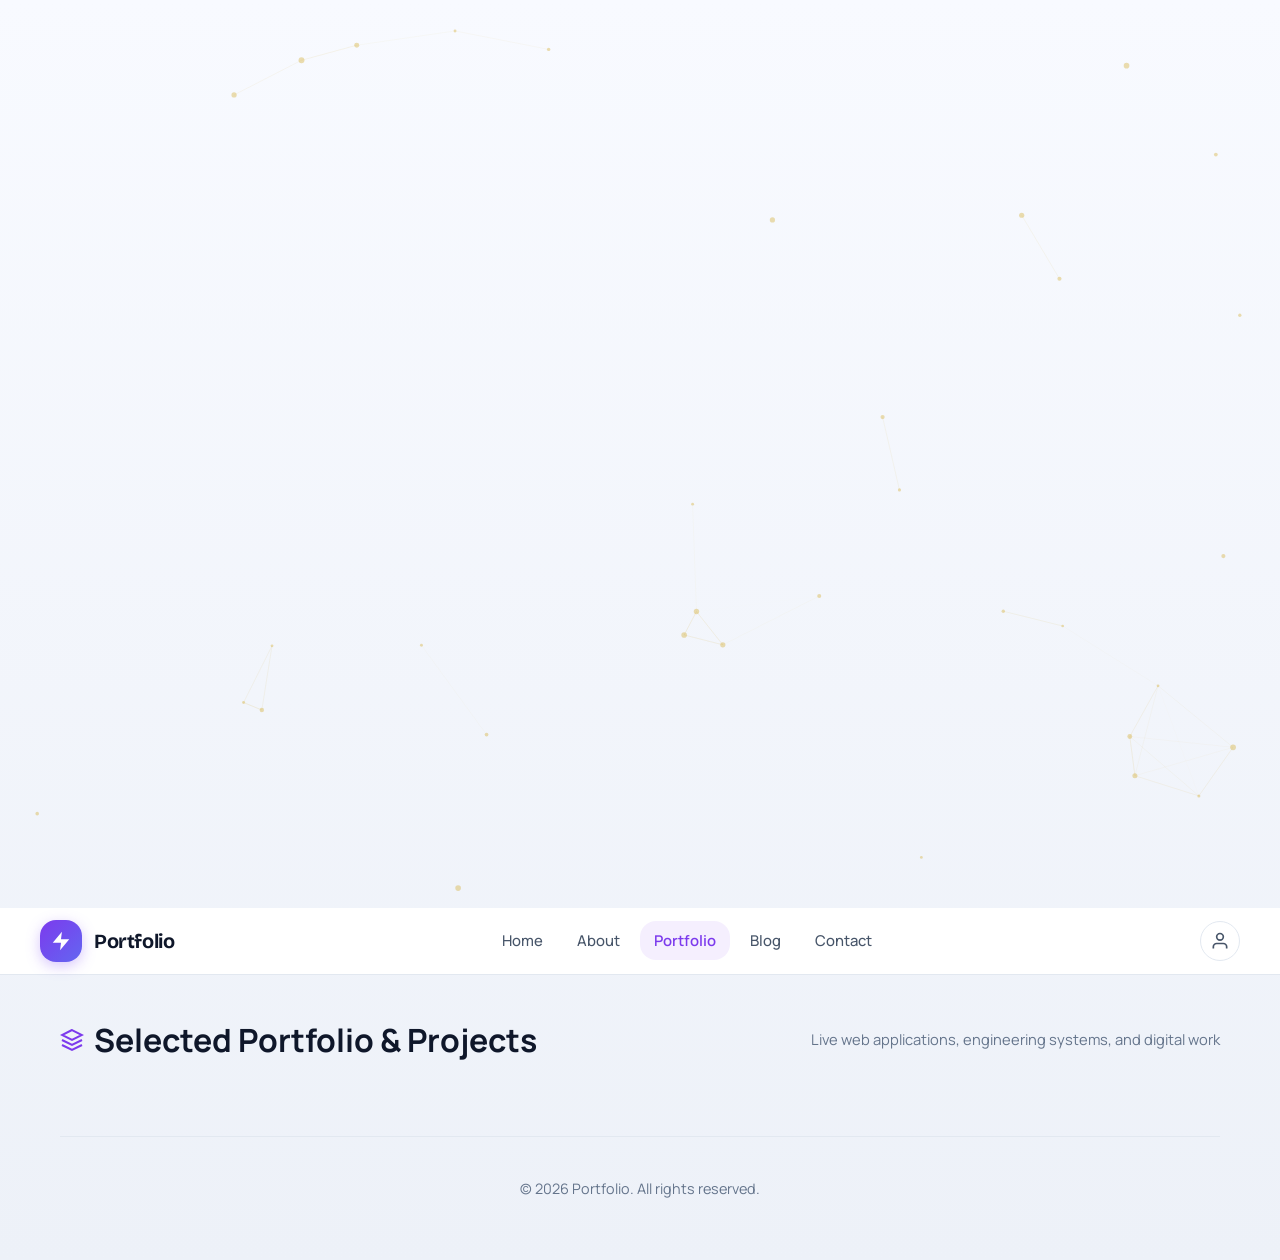
<file: projects.html>
<!DOCTYPE html>
<html lang="en">
<head>
<meta charset="utf-8">
<meta name="viewport" content="width=device-width, initial-scale=1">
<title>Selected Portfolio & Projects | Portfolio</title>
<link rel="preconnect" href="https://fonts.googleapis.com">
<link rel="preconnect" href="https://fonts.gstatic.com" crossorigin>
<link href="https://fonts.googleapis.com/css2?family=Bricolage+Grotesque:opsz,wght@12..96,500;12..96,600;12..96,700&family=Manrope:wght@400;500;600;700&display=swap" rel="stylesheet">
<link rel="stylesheet" href="/style.css">
</head>
<body data-page="projects">

<!-- Canvas ambient particles -->
<canvas id="bgCanvas"></canvas>
<div class="bg-aurora" aria-hidden="true"><i></i><i></i><i></i></div>
<div class="bg-grid" aria-hidden="true"></div>

<!-- Top Modern Header -->
<header class="site-header">
  <div class="header-inner">
    <div style="display:flex;align-items:center;gap:14px">
      <button class="hamburger-btn" id="openDrawerBtn" type="button" aria-label="Open Navigation Menu">
        <svg viewBox="0 0 24 24" fill="none" stroke="currentColor" stroke-width="2.2"><line x1="3" y1="12" x2="21" y2="12"></line><line x1="3" y1="6" x2="21" y2="6"></line><line x1="3" y1="18" x2="21" y2="18"></line></svg>
      </button>
      <a href="/" class="brand-group">
        <div class="brand-icon-box">
          <svg viewBox="0 0 24 24" fill="currentColor"><path d="M13 2L3 14h9l-1 8 10-12h-9l1-8z"></path></svg>
        </div>
        <span class="brand-title" data-s="companyName">Portfolio</span>
      </a>
    </div>

    <!-- Desktop Navigation Bar (Visible on Laptops & Desktops) -->
    <nav class="desktop-nav" aria-label="Main">
      <a href="/">Home</a>
      <a href="/about">About</a>
      <a href="/projects" aria-current="page">Portfolio</a>
      <a href="/blog">Blog</a>
      <a href="/contact">Contact</a>
    </nav>

    <div class="header-actions">
      <a href="/auth" id="userHeaderLink" class="header-icon-btn user-header-link" title="Sign In / Register">
        <svg width="20" height="20" viewBox="0 0 24 24" fill="none" stroke="currentColor" stroke-width="2"><path d="M20 21v-2a4 4 0 0 0-4-4H8a4 4 0 0 0-4 4v2"></path><circle cx="12" cy="7" r="4"></circle></svg>
      </a>
    </div>
  </div>
</header>

<div class="wrap">
  <main>
    <div class="section-heading-row" style="margin-top:20px">
      <div class="section-title-wrap">
        <svg class="section-icon" viewBox="0 0 24 24" fill="none" stroke="currentColor" stroke-width="2"><polygon points="12 2 2 7 12 12 22 7 12 2"></polygon><polyline points="2 17 12 22 22 17"></polyline><polyline points="2 12 12 17 22 12"></polyline></svg>
        <h1>Selected Portfolio & Projects</h1>
      </div>
      <span class="section-subtitle">Live web applications, engineering systems, and digital work</span>
    </div>

    <!-- Projects Grid -->
    <section id="projects" class="grid"></section>
  </main>

  <footer class="footer">
    <div id="social" class="social"></div>
    <p>&copy; 2026 <span data-s="companyName">Portfolio</span>. All rights reserved.</p>
  </footer>
</div>

<!-- Reusable Flyout Side Drawer -->
<div class="drawer-backdrop" id="drawerBackdrop"></div>
<aside class="side-drawer" id="sideDrawer">
  <div class="drawer-header">
    <div class="brand-group">
      <div class="brand-icon-box" style="width:36px;height:36px">
        <svg viewBox="0 0 24 24" fill="currentColor" width="18" height="18"><path d="M13 2L3 14h9l-1 8 10-12h-9l1-8z"></path></svg>
      </div>
      <span class="brand-title" style="color:#ffffff;font-size:1.15rem" data-s="companyName">Portfolio</span>
    </div>
    <button class="drawer-close-btn" id="closeDrawerBtn" type="button" aria-label="Close Menu">
      <svg width="24" height="24" viewBox="0 0 24 24" fill="none" stroke="currentColor" stroke-width="2"><line x1="18" y1="6" x2="6" y2="18"></line><line x1="6" y1="6" x2="18" y2="18"></line></svg>
    </button>
  </div>

  <span class="drawer-section-label">EXPLORE & PORTFOLIO</span>
  <nav class="drawer-nav">
    <a href="/" class="drawer-link">
      <svg viewBox="0 0 24 24" fill="none" stroke="currentColor" stroke-width="2"><rect x="3" y="3" width="7" height="7"></rect><rect x="14" y="3" width="7" height="7"></rect><rect x="14" y="14" width="7" height="7"></rect><rect x="3" y="14" width="7" height="7"></rect></svg>
      <span>Home</span>
    </a>
    <a href="/projects" class="drawer-link active" aria-current="page">
      <svg viewBox="0 0 24 24" fill="none" stroke="currentColor" stroke-width="2"><polygon points="12 2 2 7 12 12 22 7 12 2"></polygon><polyline points="2 17 12 22 22 17"></polyline><polyline points="2 12 12 17 22 12"></polyline></svg>
      <span>Featured Projects</span>
    </a>
    <a href="/about" class="drawer-link">
      <svg viewBox="0 0 24 24" fill="none" stroke="currentColor" stroke-width="2"><path d="M20 21v-2a4 4 0 0 0-4-4H8a4 4 0 0 0-4 4v2"></path><circle cx="12" cy="7" r="4"></circle></svg>
      <span>About Me</span>
    </a>
    <a href="/blog" class="drawer-link">
      <svg viewBox="0 0 24 24" fill="none" stroke="currentColor" stroke-width="2"><path d="M14 2H6a2 2 0 0 0-2 2v16a2 2 0 0 0 2 2h12a2 2 0 0 0 2-2V8z"></path><polyline points="14 2 14 8 20 8"></polyline></svg>
      <span>Articles & Guides</span>
    </a>
    <a href="/contact" class="drawer-link amber-highlight">
      <svg viewBox="0 0 24 24" fill="none" stroke="currentColor" stroke-width="2"><path d="M21 15a2 2 0 0 1-2 2H7l-4 4V5a2 2 0 0 1 2-2h14a2 2 0 0 1 2 2z"></path></svg>
      <span>Get in Touch</span>
    </a>
  </nav>

  <span class="drawer-section-label">MANAGEMENT & PORTAL</span>
  <nav class="drawer-nav">
    <a href="/admin" class="drawer-link">
      <svg viewBox="0 0 24 24" fill="none" stroke="currentColor" stroke-width="2"><line x1="18" y1="20" x2="18" y2="10"></line><line x1="12" y1="20" x2="12" y2="4"></line><line x1="6" y1="20" x2="6" y2="14"></line></svg>
      <span>Admin Control Panel</span>
    </a>
    <a href="/auth" class="drawer-link" id="drawerAuthLink">
      <svg viewBox="0 0 24 24" fill="none" stroke="currentColor" stroke-width="2"><path d="M17 21v-2a4 4 0 0 0-4-4H5a4 4 0 0 0-4 4v2"></path><circle cx="9" cy="7" r="4"></circle></svg>
      <span>Member Portal / Sign In</span>
    </a>
  </nav>

  <div class="drawer-footer">
    <div id="drawerUserDisplay" class="drawer-user-card" style="display:none">
      <div class="drawer-user-info">
        <div class="brand-icon-box" style="width:34px;height:34px;border-radius:50%">
          <svg viewBox="0 0 24 24" fill="currentColor" width="16" height="16"><path d="M20 21v-2a4 4 0 0 0-4-4H8a4 4 0 0 0-4 4v2"></path><circle cx="12" cy="7" r="4"></circle></svg>
        </div>
        <div>
          <strong id="drawerUserName">User</strong>
          <small id="drawerUserEmail">user@example.com</small>
        </div>
      </div>
    </div>

    <button id="drawerSignOutBtn" class="btn-drawer-signout" type="button" style="display:none">
      <svg width="18" height="18" viewBox="0 0 24 24" fill="none" stroke="currentColor" stroke-width="2"><path d="M9 21H5a2 2 0 0 1-2-2V5a2 2 0 0 1 2-2h4"></path><polyline points="16 17 21 12 16 7"></polyline><line x1="21" y1="12" x2="9" y2="12"></line></svg>
      <span>Sign Out</span>
    </button>

    <a href="/auth" id="drawerSignInLink" class="btn" style="width:100%;text-align:center">
      <span>Sign In / Register</span>
    </a>
  </div>
</aside>

<script src="/site.js"></script>
</body>
</html>
</file>
<file: style.css>
/* ==========================================================================
   DGEN DESIGN SYSTEM — Modern SaaS & Portfolio Theme
   Palette: Electric Indigo & Violet Glow, Crisp Soft Off-White (#f6f8fc),
   Deep Purple-Black Cards (#160b29, #0f071d), Amber Highlights
   ========================================================================== */

:root {
  /* Brand Palette */
  --bg-body: #f4f6fb;              /* Modern soft light grey canvas */
  --bg-body-gradient: linear-gradient(180deg, #f8faff 0%, #edf1f8 100%);
  --bg-header: #ffffff;
  --bg-card-light: #ffffff;
  
  /* Deep Night Indigo for hero cards and side drawer */
  --bg-night: #120824;
  --bg-night-card: #180c30;
  --bg-night-surface: #221244;
  --bg-night-gradient: linear-gradient(135deg, #1b0a38 0%, #0d041c 100%);
  --bg-drawer: #0e041d;
  
  /* Electric Purple / Indigo Accents */
  --purple-primary: #7c3aed;
  --purple-electric: #8b5cf6;
  --purple-glow: rgba(139, 92, 246, 0.35);
  --purple-subtle: rgba(124, 58, 237, 0.08);
  --purple-gradient: linear-gradient(135deg, #8b5cf6 0%, #6366f1 100%);
  --purple-button: linear-gradient(135deg, #7c3aed 0%, #6366f1 100%);
  
  /* Accents */
  --accent-amber: #f59e0b;
  --accent-amber-glow: rgba(245, 158, 11, 0.3);
  --accent-gold: #fbbf24;
  --accent-emerald: #10b981;
  --accent-emerald-subtle: rgba(16, 185, 129, 0.12);
  
  /* Typography Colors */
  --text-dark: #0f172a;           /* Crisp slate for light mode */
  --text-dark-secondary: #475569;
  --text-muted: #64748b;
  --text-faint: #94a3b8;
  
  --text-light: #ffffff;          /* Pure white for dark cards */
  --text-light-secondary: #e2e8f0;
  --text-light-muted: #a5b4fc;
  
  /* Borders & Shadows */
  --border-light: #e2e8f0;
  --border-focus: #8b5cf6;
  --border-night: rgba(139, 92, 246, 0.22);
  
  --shadow-sm: 0 2px 8px rgba(15, 23, 42, 0.05);
  --shadow-md: 0 8px 24px rgba(15, 23, 42, 0.08);
  --shadow-lg: 0 16px 40px rgba(15, 23, 42, 0.12);
  --shadow-night: 0 12px 35px rgba(14, 4, 29, 0.5);
  --shadow-purple-btn: 0 8px 25px rgba(124, 58, 237, 0.35);
  
  /* Radii */
  --radius-sm: 10px;
  --radius-md: 16px;
  --radius-lg: 22px;
  --radius-xl: 30px;
  --radius-full: 9999px;
  
  /* Fonts */
  --font-display: "Bricolage Grotesque", -apple-system, BlinkMacSystemFont, "Segoe UI", Roboto, sans-serif;
  --font-body: "Manrope", -apple-system, BlinkMacSystemFont, "Segoe UI", Roboto, sans-serif;
}

* {
  box-sizing: border-box;
  margin: 0;
  padding: 0;
}

html, body {
  min-height: 100%;
  scroll-behavior: smooth;
}

[hidden] {
  display: none !important;
}

body {
  font-family: var(--font-body);
  color: var(--text-dark);
  background: var(--bg-body);
  background-image: var(--bg-body-gradient);
  line-height: 1.6;
  position: relative;
  overflow-x: hidden;
  -webkit-font-smoothing: antialiased;
}

/* ==========================================================================
   Header Navbar (Clean Light SaaS Header matching Reference)
   ========================================================================== */
.site-header {
  position: sticky;
  top: 0;
  z-index: 50;
  background: rgba(255, 255, 255, 0.95);
  backdrop-filter: blur(16px);
  border-bottom: 1px solid var(--border-light);
  padding: 12px 24px;
}

.header-inner {
  max-width: 1200px;
  margin: 0 auto;
  display: flex;
  align-items: center;
  justify-content: space-between;
  gap: 16px;
}

.brand-group {
  display: flex;
  align-items: center;
  gap: 12px;
  text-decoration: none;
}

.brand-icon-box {
  width: 42px;
  height: 42px;
  border-radius: var(--radius-md);
  background: var(--purple-button);
  display: flex;
  align-items: center;
  justify-content: center;
  color: #ffffff;
  box-shadow: 0 4px 14px var(--purple-glow);
  flex-shrink: 0;
}

.brand-icon-box svg {
  width: 22px;
  height: 22px;
}

.brand-title {
  font-family: var(--font-display);
  font-weight: 700;
  font-size: 1.25rem;
  color: var(--text-dark);
  letter-spacing: -0.02em;
}

/* Desktop Navigation Links */
.desktop-nav {
  display: none;
  align-items: center;
  gap: 6px;
}

.desktop-nav a {
  color: var(--text-dark-secondary);
  text-decoration: none;
  font-weight: 500;
  font-size: 0.93rem;
  padding: 8px 14px;
  border-radius: var(--radius-md);
  transition: all 0.2s ease;
}

.desktop-nav a:hover {
  color: var(--purple-primary);
  background: var(--purple-subtle);
}

.desktop-nav a.active,
.desktop-nav a[aria-current="page"] {
  color: var(--purple-primary);
  background: var(--purple-subtle);
  font-weight: 600;
}

/* On Desktop (901px+): show desktop navbar, hide hamburger drawer toggle */
@media (min-width: 901px) {
  .desktop-nav {
    display: flex;
  }
  .hamburger-btn {
    display: none !important;
  }
  .side-drawer,
  .drawer-backdrop {
    display: none !important;
  }
}

/* On Mobile/Tablet (900px and below): hide desktop navbar, show hamburger */
@media (max-width: 900px) {
  .desktop-nav {
    display: none !important;
  }
  .hamburger-btn {
    display: flex !important;
  }
}

/* Header Action Icons on Right */
.header-actions {
  display: flex;
  align-items: center;
  gap: 12px;
}

.header-icon-btn {
  width: 40px;
  height: 40px;
  border-radius: 50%;
  border: 1px solid var(--border-light);
  background: #ffffff;
  display: flex;
  align-items: center;
  justify-content: center;
  color: var(--text-dark-secondary);
  cursor: pointer;
  position: relative;
  text-decoration: none;
  transition: all 0.2s ease;
}

.header-icon-btn:hover {
  background: var(--purple-subtle);
  color: var(--purple-primary);
  border-color: var(--purple-electric);
}

.header-badge {
  position: absolute;
  top: -2px;
  right: -2px;
  width: 18px;
  height: 18px;
  border-radius: 50%;
  background: var(--purple-primary);
  color: #ffffff;
  font-size: 0.7rem;
  font-weight: 700;
  display: flex;
  align-items: center;
  justify-content: center;
  box-shadow: 0 2px 6px var(--purple-glow);
}

.header-avatar {
  width: 38px;
  height: 38px;
  border-radius: 50%;
  border: 2px solid var(--border-light);
  object-fit: cover;
}

.hamburger-btn {
  background: transparent;
  border: 0;
  color: var(--text-dark);
  cursor: pointer;
  padding: 6px;
  display: flex;
  align-items: center;
  justify-content: center;
}

.hamburger-btn svg {
  width: 26px;
  height: 26px;
}

/* ==========================================================================
   Notice Ticker Banner
   ========================================================================== */
.ticker-pill {
  max-width: 1200px;
  margin: 16px auto 0;
  padding: 10px 20px;
  background: #ffffff;
  border: 1px solid var(--border-light);
  border-radius: var(--radius-full);
  display: flex;
  align-items: center;
  justify-content: space-between;
  box-shadow: var(--shadow-sm);
  font-size: 0.88rem;
  color: var(--text-dark-secondary);
}

.ticker-left {
  display: flex;
  align-items: center;
  gap: 10px;
  overflow: hidden;
  white-space: nowrap;
  text-overflow: ellipsis;
}

.ticker-right {
  display: flex;
  align-items: center;
  gap: 6px;
  font-weight: 600;
  font-size: 0.82rem;
  color: var(--text-dark);
  flex-shrink: 0;
}

.ticker-dot {
  width: 8px;
  height: 8px;
  border-radius: 50%;
  background: var(--accent-amber);
}

/* ==========================================================================
   Main Content Layout
   ========================================================================== */
.wrap {
  max-width: 1200px;
  margin: 0 auto;
  padding: 20px 20px 60px;
}

/* ==========================================================================
   Deep Night Purple Hero Card (Exact Match to Reference Screenshot)
   ========================================================================== */
.hero-night-card {
  background: var(--bg-night-gradient);
  border-radius: var(--radius-xl);
  padding: clamp(26px, 5vw, 44px);
  color: #ffffff;
  position: relative;
  overflow: hidden;
  box-shadow: var(--shadow-night);
  border: 1px solid var(--border-night);
  margin-bottom: 34px;
}

.hero-night-card::after {
  content: "";
  position: absolute;
  top: -60px;
  right: -60px;
  width: 240px;
  height: 240px;
  background: radial-gradient(circle, var(--purple-glow) 0%, transparent 70%);
  pointer-events: none;
}

.status-chip {
  display: inline-flex;
  align-items: center;
  gap: 8px;
  background: rgba(255, 255, 255, 0.1);
  backdrop-filter: blur(8px);
  padding: 6px 14px;
  border-radius: var(--radius-full);
  font-size: 0.8rem;
  font-weight: 600;
  letter-spacing: 0.02em;
  color: #ffffff;
  margin-bottom: 16px;
  border: 1px solid rgba(255, 255, 255, 0.15);
}

.status-chip-dot {
  width: 8px;
  height: 8px;
  border-radius: 50%;
  background: var(--accent-emerald);
  box-shadow: 0 0 10px var(--accent-emerald);
}

.hero-night-title {
  font-family: var(--font-display);
  font-size: clamp(2rem, 4.5vw, 3rem);
  font-weight: 700;
  line-height: 1.15;
  color: #ffffff;
  margin-bottom: 10px;
}

.hero-night-sub {
  color: var(--text-light-secondary);
  font-size: 1.05rem;
  max-width: 62ch;
  line-height: 1.6;
  margin-bottom: 22px;
}

.hero-pill-badge {
  display: inline-block;
  background: rgba(255, 255, 255, 0.12);
  padding: 6px 14px;
  border-radius: var(--radius-full);
  font-size: 0.85rem;
  font-weight: 600;
  color: #ffffff;
  margin-bottom: 22px;
}

.hero-nested-box {
  background: rgba(255, 255, 255, 0.06);
  border: 1px solid rgba(255, 255, 255, 0.1);
  border-radius: var(--radius-md);
  padding: 14px 18px;
  margin-bottom: 24px;
  max-width: 380px;
}

.hero-nested-box small {
  display: block;
  text-transform: uppercase;
  font-size: 0.72rem;
  letter-spacing: 0.05em;
  color: var(--text-light-muted);
  margin-bottom: 4px;
}

.hero-nested-box strong {
  color: var(--accent-emerald);
  font-size: 1rem;
}

/* Yellow / Gold Action Button in Hero (Reference Screenshot) */
.btn-amber {
  display: inline-flex;
  align-items: center;
  justify-content: center;
  gap: 10px;
  background: var(--accent-amber);
  color: #0f172a;
  font-family: var(--font-body);
  font-weight: 700;
  font-size: 0.95rem;
  padding: 14px 28px;
  border-radius: var(--radius-md);
  text-decoration: none;
  cursor: pointer;
  border: 0;
  box-shadow: 0 4px 18px var(--accent-amber-glow);
  transition: all 0.2s ease;
}

.btn-amber:hover {
  background: var(--accent-gold);
  transform: translateY(-2px);
  box-shadow: 0 8px 24px var(--accent-amber-glow);
}

/* ==========================================================================
   Section Headers & Category Grids (Matching Reference)
   ========================================================================== */
.section-heading-row {
  display: flex;
  align-items: center;
  justify-content: space-between;
  margin: 32px 0 20px;
}

.section-title-wrap {
  display: flex;
  align-items: center;
  gap: 10px;
}

.section-icon {
  width: 24px;
  height: 24px;
  color: var(--purple-primary);
}

.section-heading-row h2 {
  font-family: var(--font-display);
  font-size: 1.45rem;
  font-weight: 700;
  color: var(--text-dark);
}

.section-subtitle {
  color: var(--text-muted);
  font-size: 0.92rem;
}

/* 2-Column Category Grid (Matching Reference) */
.category-cards-grid {
  display: grid;
  grid-template-columns: repeat(auto-fill, minmax(280px, 1fr));
  gap: 18px;
  margin-bottom: 34px;
}

/* Deep Purple Selected Card */
.cat-card-purple {
  background: var(--bg-night-gradient);
  border-radius: var(--radius-lg);
  padding: 24px;
  color: #ffffff;
  display: flex;
  flex-direction: column;
  box-shadow: var(--shadow-night);
  border: 1px solid var(--border-night);
  transition: transform 0.2s ease;
  cursor: pointer;
  text-decoration: none;
}

.cat-card-purple:hover {
  transform: translateY(-4px);
}

.cat-icon-circle-purple {
  width: 48px;
  height: 48px;
  border-radius: var(--radius-md);
  background: rgba(255, 255, 255, 0.12);
  display: flex;
  align-items: center;
  justify-content: center;
  color: #ffffff;
  margin-bottom: 20px;
}

.cat-card-purple strong {
  font-family: var(--font-display);
  font-size: 1.15rem;
  color: #ffffff;
  margin-bottom: 4px;
}

.cat-card-purple span {
  color: var(--text-light-muted);
  font-size: 0.88rem;
  margin-bottom: 16px;
}

.cat-badge-purple {
  display: inline-block;
  background: rgba(255, 255, 255, 0.14);
  padding: 3px 12px;
  border-radius: var(--radius-full);
  font-size: 0.78rem;
  font-weight: 600;
  align-self: flex-start;
}

/* Clean White Card (Matching Reference) */
.cat-card-white {
  background: #ffffff;
  border-radius: var(--radius-lg);
  padding: 24px;
  display: flex;
  flex-direction: column;
  box-shadow: var(--shadow-sm);
  border: 1px solid var(--border-light);
  transition: transform 0.2s ease, box-shadow 0.2s ease;
  cursor: pointer;
  text-decoration: none;
}

.cat-card-white:hover {
  transform: translateY(-4px);
  box-shadow: var(--shadow-md);
  border-color: var(--purple-electric);
}

.cat-icon-circle-white {
  width: 48px;
  height: 48px;
  border-radius: var(--radius-md);
  background: var(--purple-subtle);
  display: flex;
  align-items: center;
  justify-content: center;
  color: var(--purple-primary);
  margin-bottom: 20px;
}

.cat-card-white strong {
  font-family: var(--font-display);
  font-size: 1.15rem;
  color: var(--text-dark);
  margin-bottom: 4px;
}

.cat-card-white span {
  color: var(--text-muted);
  font-size: 0.88rem;
  margin-bottom: 16px;
}

.cat-badge-white {
  display: inline-block;
  background: var(--purple-subtle);
  color: var(--purple-primary);
  padding: 3px 12px;
  border-radius: var(--radius-full);
  font-size: 0.78rem;
  font-weight: 600;
  align-self: flex-start;
}

/* ==========================================================================
   Portfolio Project Cards (Light SaaS Grid)
   ========================================================================== */
.grid {
  display: grid;
  grid-template-columns: repeat(auto-fill, minmax(320px, 1fr));
  gap: 24px;
}

.card {
  background: #ffffff;
  border-radius: var(--radius-lg);
  overflow: hidden;
  border: 1px solid var(--border-light);
  box-shadow: var(--shadow-sm);
  display: flex;
  flex-direction: column;
  transition: all 0.25s ease;
}

.card:hover {
  transform: translateY(-5px);
  box-shadow: var(--shadow-lg);
  border-color: var(--purple-electric);
}

.card-img-wrap {
  width: 100%;
  height: 200px;
  background: var(--bg-night);
  overflow: hidden;
  position: relative;
}

.card img {
  width: 100%;
  height: 100%;
  object-fit: cover;
  display: block;
  transition: transform 0.4s ease;
}

.card:hover img {
  transform: scale(1.05);
}

.card .ph {
  width: 100%;
  height: 100%;
  display: flex;
  align-items: center;
  justify-content: center;
  background: var(--bg-night-gradient);
  color: var(--text-light-muted);
  font-size: 0.9rem;
}

.card-badge {
  position: absolute;
  top: 14px;
  right: 14px;
  background: rgba(14, 4, 29, 0.85);
  backdrop-filter: blur(8px);
  color: #ffffff;
  font-size: 0.75rem;
  font-weight: 600;
  padding: 4px 12px;
  border-radius: var(--radius-full);
}

.card .body {
  padding: 22px;
  display: flex;
  flex-direction: column;
  flex-grow: 1;
}

.cat {
  color: var(--purple-primary);
  font-size: 0.82rem;
  font-weight: 700;
  text-transform: uppercase;
  letter-spacing: 0.04em;
  margin-bottom: 6px;
}

.card h3 {
  font-family: var(--font-display);
  font-size: 1.25rem;
  color: var(--text-dark);
  margin-bottom: 8px;
}

.card p {
  color: var(--text-muted);
  font-size: 0.95rem;
  margin-bottom: 16px;
  flex-grow: 1;
}

.tags {
  display: flex;
  gap: 6px;
  flex-wrap: wrap;
  margin-bottom: 16px;
}

.tags span {
  background: var(--purple-subtle);
  color: var(--purple-primary);
  font-size: 0.75rem;
  padding: 3px 10px;
  border-radius: var(--radius-full);
  font-weight: 500;
}

.card-footer {
  display: flex;
  align-items: center;
  justify-content: space-between;
  padding-top: 14px;
  border-top: 1px solid var(--border-light);
  margin-top: auto;
}

.link-btn {
  color: var(--purple-primary);
  font-weight: 600;
  font-size: 0.92rem;
  text-decoration: none;
  display: inline-flex;
  align-items: center;
  gap: 6px;
}

.link-btn:hover {
  text-decoration: underline;
}

.meta-date {
  font-size: 0.8rem;
  color: var(--text-faint);
}

/* ==========================================================================
   Buttons & Form Controls
   ========================================================================== */
.btn {
  display: inline-flex;
  align-items: center;
  justify-content: center;
  gap: 8px;
  background: var(--purple-button);
  color: #ffffff;
  font-family: var(--font-body);
  font-weight: 600;
  font-size: 0.95rem;
  padding: 12px 24px;
  border-radius: var(--radius-md);
  text-decoration: none;
  cursor: pointer;
  border: 0;
  box-shadow: var(--shadow-purple-btn);
  transition: all 0.2s ease;
}

.btn:hover {
  transform: translateY(-2px);
  filter: brightness(1.08);
}

.btn.ghost {
  background: #ffffff;
  color: var(--text-dark);
  border: 1px solid var(--border-light);
  box-shadow: var(--shadow-sm);
}

.btn.ghost:hover {
  border-color: var(--purple-electric);
  color: var(--purple-primary);
}

.btn.sm {
  padding: 8px 16px;
  font-size: 0.85rem;
}

.btn.danger {
  background: #fee2e2;
  color: #b91c1c;
  border: 1px solid #fca5a5;
  box-shadow: none;
}

.panel {
  background: #ffffff;
  border-radius: var(--radius-xl);
  border: 1px solid var(--border-light);
  padding: clamp(26px, 5vw, 48px);
  box-shadow: var(--shadow-sm);
  margin-bottom: 30px;
}

label {
  display: block;
  font-weight: 600;
  font-size: 0.9rem;
  color: var(--text-dark);
  margin-bottom: 6px;
}

.field {
  margin-bottom: 18px;
}

input, textarea, select {
  width: 100%;
  font-family: var(--font-body);
  font-size: 0.95rem;
  color: var(--text-dark);
  background: #ffffff;
  border: 1px solid var(--border-light);
  border-radius: var(--radius-md);
  padding: 12px 16px;
  outline: none;
  transition: all 0.2s ease;
}

input:focus, textarea:focus, select:focus {
  border-color: var(--border-focus);
  box-shadow: 0 0 0 3px var(--purple-glow);
}

.two { display: grid; grid-template-columns: 1fr 1fr; gap: 16px; }
.three { display: grid; grid-template-columns: 1fr 1fr 1fr; gap: 16px; }

.msg {
  margin-top: 14px;
  font-weight: 600;
  font-size: 0.92rem;
}

.msg.ok { color: var(--accent-emerald); }
.msg.err { color: #ef4444; }

/* ==========================================================================
   SIDE FLYOUT DRAWER (Exact Match to Reference Screenshot)
   Deep Violet-Black Canvas (#0e041d) with Highlighted Purple Pills
   ========================================================================== */
.drawer-backdrop {
  position: fixed;
  inset: 0;
  background: rgba(10, 4, 20, 0.65);
  backdrop-filter: blur(8px);
  z-index: 999;
  opacity: 0;
  pointer-events: none;
  transition: opacity 0.3s ease;
}

.drawer-backdrop.open {
  opacity: 1;
  pointer-events: auto;
}

.side-drawer {
  position: fixed;
  top: 0;
  left: 0;
  bottom: 0;
  width: 310px;
  max-width: 85vw;
  background: var(--bg-drawer);
  border-right: 1px solid var(--border-night);
  z-index: 1000;
  display: flex;
  flex-direction: column;
  padding: 24px 18px;
  transform: translateX(-100%);
  transition: transform 0.35s cubic-bezier(0.16, 1, 0.3, 1);
  overflow-y: auto;
  box-shadow: 10px 0 35px rgba(0, 0, 0, 0.5);
}

.side-drawer.open {
  transform: translateX(0);
}

.drawer-header {
  display: flex;
  align-items: center;
  justify-content: space-between;
  margin-bottom: 28px;
  padding: 0 6px;
}

.drawer-close-btn {
  background: transparent;
  border: 0;
  color: var(--text-light-muted);
  cursor: pointer;
  padding: 4px;
}

.drawer-section-label {
  font-size: 0.72rem;
  font-weight: 700;
  text-transform: uppercase;
  letter-spacing: 0.08em;
  color: #94a3b8;
  margin: 18px 0 8px 10px;
}

.drawer-nav {
  display: flex;
  flex-direction: column;
  gap: 4px;
}

.drawer-link {
  display: flex;
  align-items: center;
  gap: 12px;
  padding: 12px 16px;
  border-radius: var(--radius-md);
  color: var(--text-light-secondary);
  font-weight: 500;
  font-size: 0.92rem;
  text-decoration: none;
  transition: all 0.2s ease;
}

.drawer-link svg {
  width: 20px;
  height: 20px;
  color: var(--text-light-muted);
  flex-shrink: 0;
}

.drawer-link:hover {
  background: rgba(139, 92, 246, 0.15);
  color: #ffffff;
}

/* Active Highlighted Drawer Pill (Matching Reference Screenshot) */
.drawer-link.active, .drawer-link[aria-current="page"] {
  background: var(--purple-button);
  color: #ffffff;
  box-shadow: 0 4px 18px var(--purple-glow);
}

.drawer-link.active svg, .drawer-link[aria-current="page"] svg {
  color: #ffffff;
}

.drawer-link.amber-highlight {
  color: var(--accent-amber);
}

.drawer-link.amber-highlight svg {
  color: var(--accent-amber);
}

.drawer-footer {
  margin-top: auto;
  padding-top: 20px;
  border-top: 1px solid rgba(255, 255, 255, 0.08);
}

.drawer-user-card {
  display: flex;
  align-items: center;
  justify-content: space-between;
  padding: 10px;
  border-radius: var(--radius-md);
  background: rgba(255, 255, 255, 0.05);
  margin-bottom: 12px;
  color: #ffffff;
}

.drawer-user-info {
  display: flex;
  align-items: center;
  gap: 10px;
}

.drawer-user-info img {
  width: 36px;
  height: 36px;
  border-radius: 50%;
  object-fit: cover;
}

.drawer-user-info strong {
  display: block;
  font-size: 0.9rem;
}

.drawer-user-info small {
  color: var(--text-light-muted);
  font-size: 0.75rem;
}

.btn-drawer-signout {
  width: 100%;
  background: rgba(255, 255, 255, 0.08);
  border: 1px solid rgba(255, 255, 255, 0.12);
  color: var(--text-light-secondary);
  padding: 10px;
  border-radius: var(--radius-md);
  cursor: pointer;
  display: flex;
  align-items: center;
  justify-content: center;
  gap: 8px;
  font-weight: 600;
  font-size: 0.88rem;
}

.btn-drawer-signout:hover {
  background: rgba(239, 68, 68, 0.2);
  color: #fca5a5;
  border-color: rgba(239, 68, 68, 0.3);
}

/* ==========================================================================
   Footer
   ========================================================================== */
.footer {
  text-align: center;
  margin-top: 50px;
  padding-top: 28px;
  border-top: 1px solid var(--border-light);
  color: var(--text-muted);
  font-size: 0.9rem;
}

.social {
  display: flex;
  gap: 16px;
  justify-content: center;
  margin-bottom: 12px;
}

.social a {
  color: var(--text-muted);
  text-decoration: none;
}

.social a:hover {
  color: var(--purple-primary);
}

/* ==========================================================================
   ADMIN DASHBOARD SYSTEM (Dgen Dark Purple + Clean Layout)
   ========================================================================== */
.dash-shell {
  display: flex;
  min-height: 100vh;
  position: relative;
  z-index: 10;
  background: var(--bg-body);
}

.dash-sidebar {
  width: 260px;
  background: var(--bg-drawer);
  border-right: 1px solid var(--border-night);
  display: flex;
  flex-direction: column;
  position: fixed;
  top: 0;
  bottom: 0;
  left: 0;
  z-index: 20;
  padding: 24px 18px;
  overflow-y: auto;
}

.dash-sidebar .brand {
  display: flex;
  align-items: center;
  gap: 10px;
  color: #ffffff;
  font-family: var(--font-display);
  font-weight: 700;
  font-size: 1.2rem;
  text-decoration: none;
  margin-bottom: 28px;
  padding-left: 8px;
}

.dash-menu {
  display: flex;
  flex-direction: column;
  gap: 6px;
  flex-grow: 1;
}

.dash-menu button {
  display: flex;
  align-items: center;
  gap: 12px;
  padding: 12px 16px;
  border-radius: var(--radius-md);
  border: 0;
  background: transparent;
  color: var(--text-light-secondary);
  font-family: var(--font-body);
  font-size: 0.92rem;
  font-weight: 600;
  cursor: pointer;
  text-decoration: none;
  transition: all 0.2s ease;
  text-align: left;
  width: 100%;
}

.dash-menu button:hover {
  background: rgba(139, 92, 246, 0.15);
  color: #ffffff;
}

.dash-menu button.active, .dash-menu button[aria-selected="true"] {
  background: var(--purple-button);
  color: #ffffff;
  box-shadow: 0 4px 18px var(--purple-glow);
}

.dash-menu-icon {
  width: 18px;
  height: 18px;
  flex-shrink: 0;
}

.dash-sidebar-footer {
  margin-top: auto;
  padding-top: 20px;
  border-top: 1px solid rgba(255, 255, 255, 0.08);
  display: flex;
  flex-direction: column;
  gap: 10px;
}

.dash-main {
  flex-grow: 1;
  margin-left: 260px;
  padding: 32px 36px 72px;
  max-width: calc(100vw - 260px);
}

.dash-topbar {
  display: flex;
  align-items: center;
  justify-content: space-between;
  gap: 20px;
  margin-bottom: 30px;
  padding: 18px 24px;
  border-radius: var(--radius-lg);
  background: #ffffff;
  border: 1px solid var(--border-light);
  box-shadow: var(--shadow-sm);
}

/* Stat Circle Cards */
.neat-card-row {
  display: grid;
  grid-template-columns: repeat(auto-fit, minmax(220px, 1fr));
  gap: 18px;
  margin-bottom: 30px;
}

.neat-stat-card {
  padding: 22px 24px;
  border-radius: var(--radius-lg);
  background: #ffffff;
  border: 1px solid var(--border-light);
  box-shadow: var(--shadow-sm);
  display: flex;
  align-items: center;
  gap: 18px;
  transition: transform 0.2s ease;
}

.neat-stat-card:hover {
  transform: translateY(-3px);
  box-shadow: var(--shadow-md);
}

.neat-stat-circle {
  width: 52px;
  height: 52px;
  border-radius: 50%;
  background: var(--purple-subtle);
  color: var(--purple-primary);
  display: flex;
  align-items: center;
  justify-content: center;
  font-family: var(--font-display);
  font-weight: 700;
  font-size: 1.2rem;
  flex-shrink: 0;
}

.neat-stat-info small {
  display: block;
  font-size: 0.8rem;
  color: var(--text-muted);
  text-transform: uppercase;
  letter-spacing: 0.05em;
  margin-bottom: 4px;
}

.neat-stat-info strong {
  font-family: var(--font-display);
  font-size: 1.55rem;
  color: var(--text-dark);
  line-height: 1;
}

/* Quick Action Shortcuts */
.neat-actions-grid {
  display: grid;
  grid-template-columns: repeat(auto-fill, minmax(160px, 1fr));
  gap: 14px;
  margin-bottom: 30px;
}

.neat-action-btn {
  padding: 18px 16px;
  border-radius: var(--radius-md);
  background: #ffffff;
  border: 1px solid var(--border-light);
  box-shadow: var(--shadow-sm);
  display: flex;
  flex-direction: column;
  align-items: center;
  justify-content: center;
  gap: 10px;
  color: var(--text-dark);
  font-weight: 600;
  font-size: 0.92rem;
  cursor: pointer;
  transition: all 0.2s ease;
  text-decoration: none;
  text-align: center;
}

.neat-action-btn:hover {
  border-color: var(--purple-electric);
  color: var(--purple-primary);
  transform: translateY(-3px);
  box-shadow: var(--shadow-md);
}

.neat-action-btn svg {
  width: 24px;
  height: 24px;
  color: var(--purple-primary);
}

/* Switch Component */
.switch {
  position: relative;
  display: inline-block;
  width: 52px;
  height: 28px;
}

.switch input { opacity: 0; width: 0; height: 0; }

.slider {
  position: absolute;
  cursor: pointer;
  inset: 0;
  background-color: #cbd5e1;
  transition: .3s;
  border-radius: 34px;
}

.slider:before {
  position: absolute;
  content: "";
  height: 20px;
  width: 20px;
  left: 4px;
  bottom: 4px;
  background-color: white;
  transition: .3s;
  border-radius: 50%;
}

input:checked + .slider { background-color: var(--purple-primary); }
input:checked + .slider:before { transform: translateX(24px); }

/* Admin Row Item */
.admin-table-row {
  display: flex;
  justify-content: space-between;
  gap: 16px;
  align-items: center;
  padding: 16px 20px;
  border-radius: var(--radius-md);
  background: #ffffff;
  margin-bottom: 12px;
  border: 1px solid var(--border-light);
  box-shadow: var(--shadow-sm);
}

.admin-table-row:hover {
  border-color: var(--purple-electric);
}

.admin-table-row strong {
  color: var(--text-dark);
  font-size: 1.05rem;
}

.admin-table-row small {
  color: var(--text-muted);
  display: block;
  margin-top: 3px;
}

.acts {
  display: flex;
  gap: 8px;
  flex-shrink: 0;
  flex-wrap: wrap;
}

/* ==========================================================================
   Responsive Adaptations
   ========================================================================== */
@media (max-width: 900px) {
  .wrap { padding: 14px 14px 50px; }
  .two, .three { grid-template-columns: 1fr; }
  .category-cards-grid { grid-template-columns: 1fr; }
  .grid { grid-template-columns: 1fr; }

  .dash-shell { flex-direction: column; }
  .dash-sidebar {
    width: 100%;
    position: relative;
    border-right: 0;
    border-bottom: 1px solid var(--border-night);
    padding: 16px;
  }
  .dash-sidebar .brand { margin-bottom: 14px; }
  .dash-menu {
    flex-direction: row;
    overflow-x: auto;
    padding-bottom: 8px;
    gap: 8px;
    -webkit-overflow-scrolling: touch;
  }
  .dash-menu button {
    white-space: nowrap;
    padding: 9px 14px;
    font-size: 0.88rem;
    flex-shrink: 0;
    width: auto;
  }
  .dash-sidebar-footer { display: none; }
  .dash-main {
    margin-left: 0;
    max-width: 100vw;
    padding: 20px 14px 60px;
  }
  .dash-topbar {
    flex-direction: column;
    align-items: flex-start;
    gap: 12px;
    padding: 14px 16px;
  }
  .neat-card-row { grid-template-columns: 1fr; gap: 12px; }
  .neat-actions-grid { grid-template-columns: repeat(2, 1fr); gap: 10px; }
  .admin-table-row {
    flex-direction: column;
    align-items: flex-start;
    gap: 10px;
  }
  .admin-table-row .acts {
    width: 100%;
    justify-content: flex-end;
  }
}
</file>
